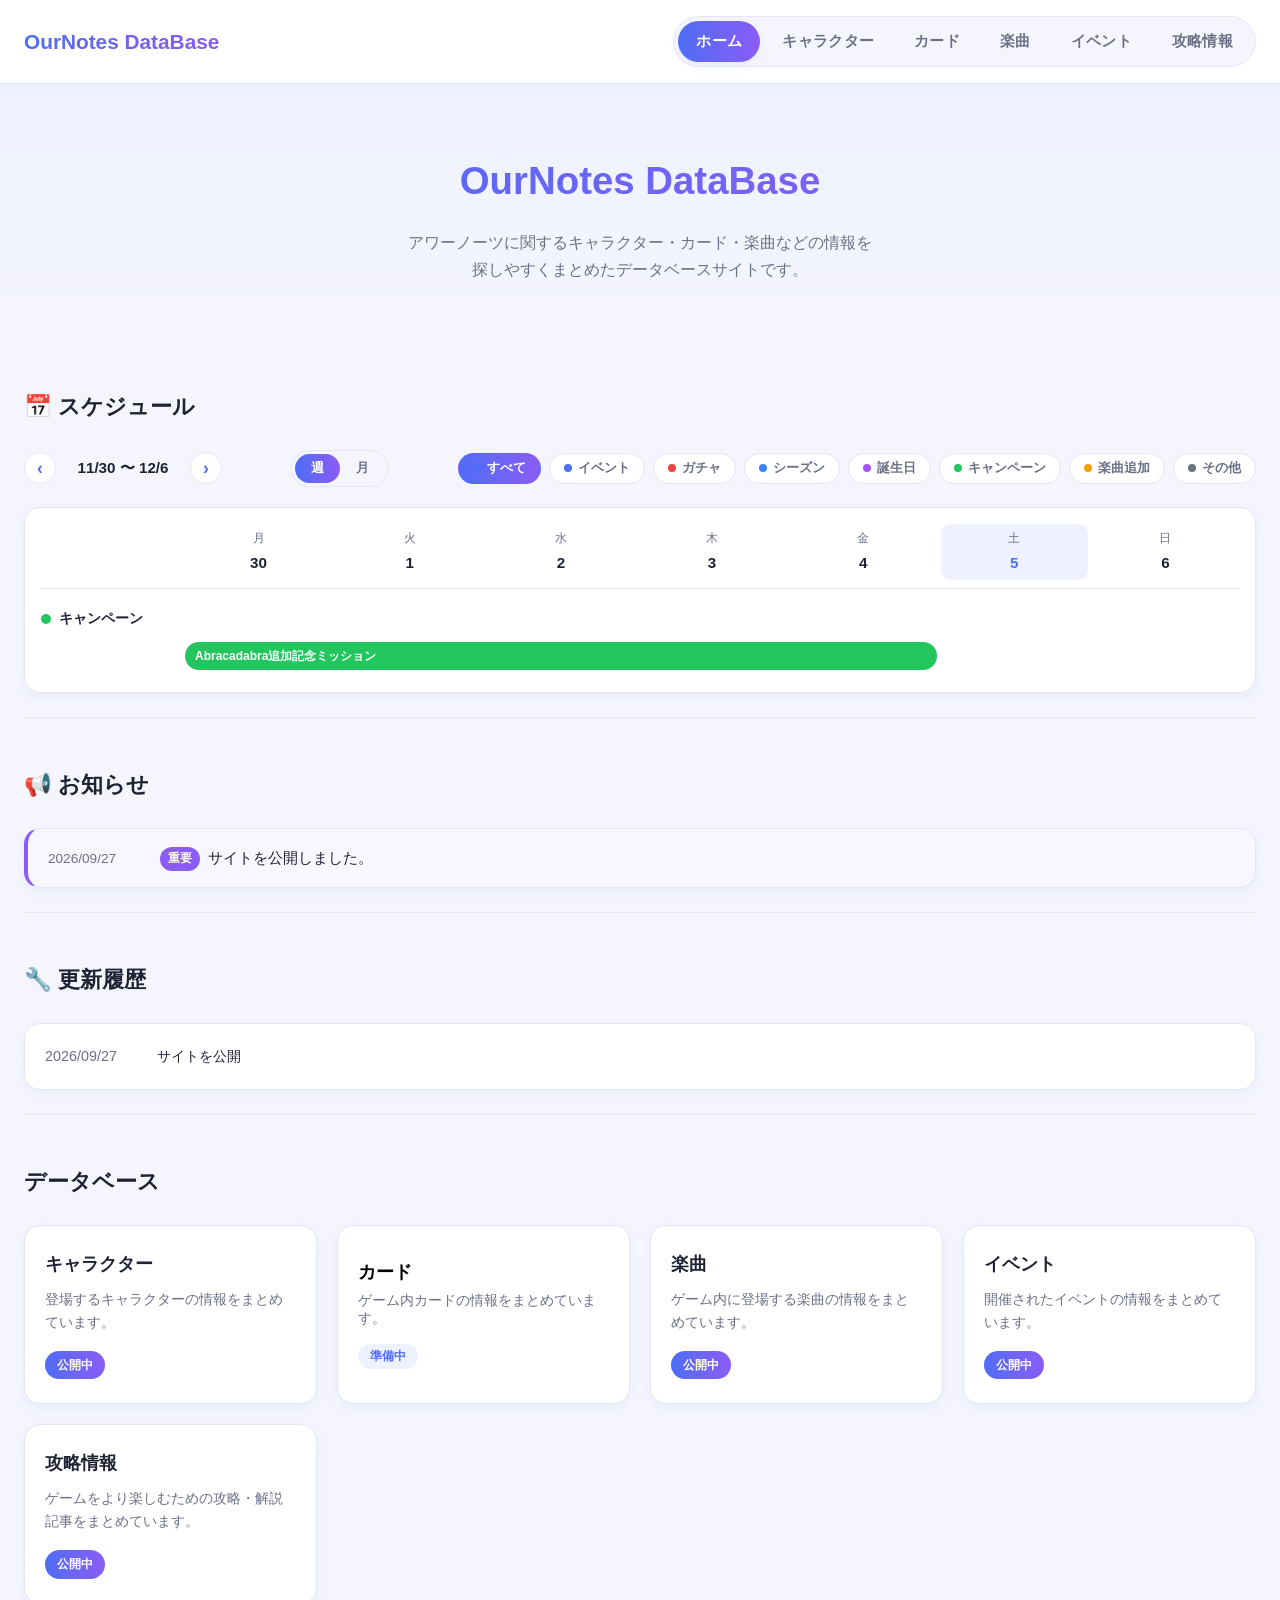
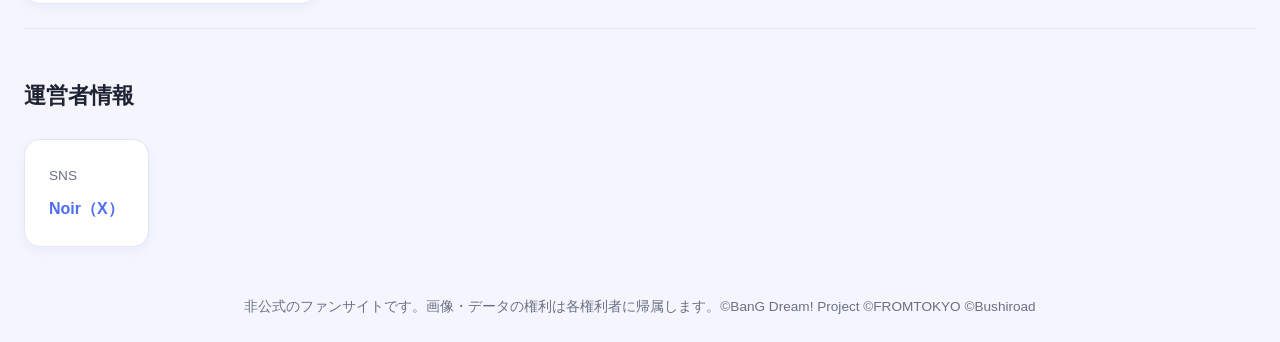
<file: index.html>
<!DOCTYPE html>
<html lang="ja">
<head>
<meta charset="UTF-8">
<meta name="viewport" content="width=device-width, initial-scale=1.0">
<title>アワーノーツデータベース</title>
<link rel="icon" type="image/svg+xml" href="images/favicon.svg">
<link rel="stylesheet" href="css/style.css">
<link rel="stylesheet" href="css/schedule.css">
</head>
<body>
  <div class="page-loader" id="pageLoader" aria-hidden="true">
    <div class="page-loader-equalizer"><span></span><span></span><span></span><span></span><span></span></div>
  </div>

  <!-- ヘッダー：サイトロゴとナビゲーションメニュー -->
  <header class="site-header">
    <div class="header-inner">
      <p class="site-logo">OurNotes DataBase</p>

      <!-- スマートフォン用のメニュー開閉ボタン -->
      <button id="menuToggleButton" class="menu-toggle-button" aria-label="メニューを開く" aria-expanded="false">
        <span class="menu-icon-bar"></span>
        <span class="menu-icon-bar"></span>
        <span class="menu-icon-bar"></span>
      </button>

      <nav id="mainNavigation" class="main-navigation">
        <ul class="nav-list">
          <li><a href="#top" class="nav-link">ホーム</a></li>
          <li><a href="bands.html" class="nav-link">キャラクター</a></li>
          <li><a href="#" class="nav-link" data-page-name="カード">カード</a></li>
          <li><a href="songs.html" class="nav-link">楽曲</a></li>
          <li><a href="events.html" class="nav-link">イベント</a></li>
          <li><a href="guide.html" class="nav-link">攻略情報</a></li>
        </ul>
      </nav>
    </div>
  </header>

  <main id="top">

    <!-- メインビジュアル：サイトタイトル -->
    <section class="hero-section fade-in-section">
      <div class="hero-content">
        <h1 class="hero-title">OurNotes DataBase</h1>
        <p class="hero-description">
          アワーノーツに関するキャラクター・カード・楽曲などの情報を<br>
          探しやすくまとめたデータベースサイトです。
        </p>
      </div>
    </section>

    <div class="page-container">

      <!-- スケジュールセクション：ガチャ・クエスト・イベントなどの開催期間を週単位で確認できる -->
      <section class="content-section fade-in-section">
        <h2 class="section-title">📅 スケジュール</h2>

        <div class="schedule-controls">
          <div class="schedule-week-nav">
            <button type="button" id="schedulePrevWeekButton" class="schedule-nav-button" aria-label="前へ">‹</button>
            <p id="scheduleWeekRangeText" class="schedule-week-range"></p>
            <button type="button" id="scheduleNextWeekButton" class="schedule-nav-button" aria-label="次へ">›</button>
          </div>

          <div class="schedule-view-toggle">
            <button type="button" id="scheduleWeekViewButton" class="schedule-view-button" data-view="week">週</button>
            <button type="button" id="scheduleMonthViewButton" class="schedule-view-button" data-view="month">月</button>
          </div>

          <div id="scheduleCategoryFilter" class="schedule-category-filter">
            <!-- JavaScriptがここにカテゴリーフィルターのチップを生成します -->
          </div>
        </div>

        <div class="schedule-grid-wrapper">
          <div id="scheduleGrid" class="schedule-grid">
            <!-- JavaScriptがここに週表示のガントチャートを生成します -->
          </div>
          <div id="scheduleMonthGrid" class="schedule-month-grid">
            <!-- JavaScriptがここに月表示のカレンダーを生成します -->
          </div>
        </div>
      </section>

      <!-- お知らせセクション：サイト運営者からユーザーへの情報 -->
      <section class="content-section fade-in-section">
        <h2 class="section-title">📢 お知らせ</h2>
        <ul id="newsList" class="news-list">
          <!-- JavaScriptがここにお知らせ項目を生成します -->
        </ul>
      </section>

      <!-- 更新履歴セクション：サイトやデータベースへの変更記録 -->
      <section class="content-section fade-in-section">
        <h2 class="section-title">🔧 更新履歴</h2>
        <ul id="updateLogList" class="update-log-list">
          <!-- JavaScriptがここに更新履歴項目を生成します -->
        </ul>
      </section>

      <!-- データベースセクション：各カテゴリーへの導線 -->
      <section class="content-section fade-in-section">
        <h2 class="section-title">データベース</h2>
        <div id="databaseCardList" class="database-card-list">
          <!-- JavaScriptがここにデータベースカードを生成します -->
        </div>
      </section>

      <!-- 運営者情報セクション -->
      <section class="content-section fade-in-section">
        <h2 class="section-title">運営者情報</h2>
        <div class="operator-info">
          <p class="operator-sns-label">SNS</p>
          <a
            href="https://x.com/@Bom_Bang_Bom"
            class="operator-sns-link"
            target="_blank"
            rel="noopener noreferrer"
          >
            Noir（X）
          </a>
        </div>
      </section>

    </div>
  </main>

  <!-- フッター -->
  <footer class="site-footer">
    <p>非公式のファンサイトです。画像・データの権利は各権利者に帰属します。&copy;BanG Dream! Project &copy;FROMTOKYO &copy;Bushiroad</p>
  </footer>

  <script src="js/data.js"></script>
  <script src="js/app.js"></script>
  <script src="js/schedule.js"></script>
</body>
</html>
</file>
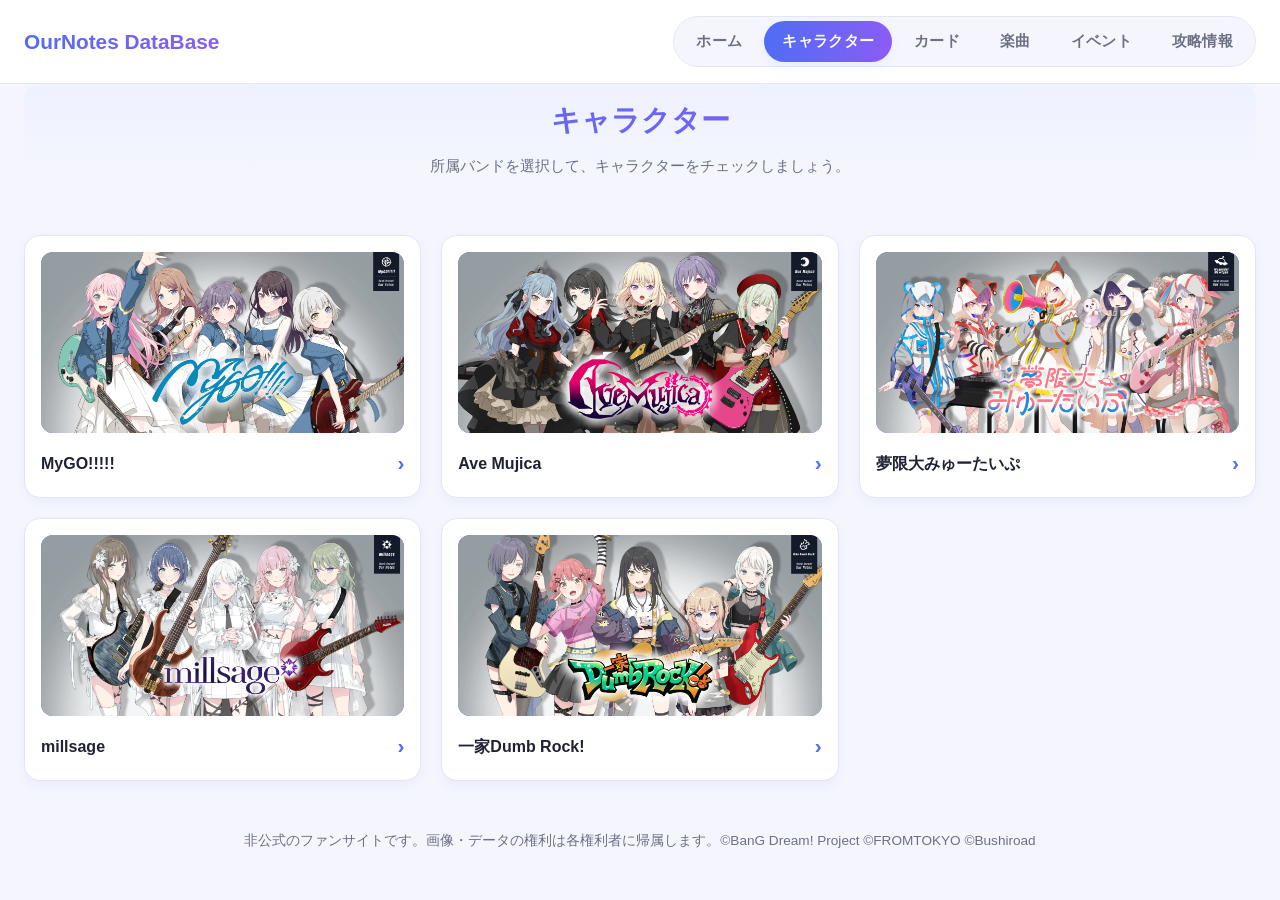
<file: bands.html>
<!DOCTYPE html>
<html lang="ja">
<head>
<meta charset="UTF-8">
<meta name="viewport" content="width=device-width, initial-scale=1.0">
<title>バンド | アワーノーツデータベース</title>
<link rel="icon" type="image/svg+xml" href="images/favicon.svg">
<link rel="stylesheet" href="css/style.css">
<link rel="stylesheet" href="css/characters.css">
</head>
<body class="character-pages compact-page-header">
  <div class="page-loader" id="pageLoader" aria-hidden="true">
    <div class="page-loader-equalizer"><span></span><span></span><span></span><span></span><span></span></div>
  </div>

  <!-- ヘッダー：サイトロゴとナビゲーションメニュー -->
  <header class="site-header">
    <div class="header-inner">
      <p class="site-logo">OurNotes DataBase</p>

      <!-- スマートフォン用のメニュー開閉ボタン -->
      <button id="menuToggleButton" class="menu-toggle-button" aria-label="メニューを開く" aria-expanded="false">
        <span class="menu-icon-bar"></span>
        <span class="menu-icon-bar"></span>
        <span class="menu-icon-bar"></span>
      </button>

      <nav id="mainNavigation" class="main-navigation">
        <ul class="nav-list">
          <li><a href="index.html" class="nav-link">ホーム</a></li>
          <li><a href="bands.html" class="nav-link">キャラクター</a></li>
          <li><a href="#" class="nav-link" data-page-name="カード">カード</a></li>
          <li><a href="songs.html" class="nav-link">楽曲</a></li>
          <li><a href="events.html" class="nav-link">イベント</a></li>
          <li><a href="guide.html" class="nav-link">攻略情報</a></li>
        </ul>
      </nav>
    </div>
  </header>

  <main>
    <div class="page-container">

      <!-- ページ見出し -->
      <section class="page-header fade-in-section">
        <h1 class="page-header-title">キャラクター</h1>
        <p class="page-header-caption">所属バンドを選択して、キャラクターをチェックしましょう。</p>
      </section>

      <!-- バンド一覧 -->
      <section class="content-section fade-in-section">
        <div id="bandList" class="band-grid">
          <!-- JavaScriptがここにバンドカードを生成します -->
        </div>
      </section>

    </div>
  </main>

  <!-- フッター -->
  <footer class="site-footer">
    <p>非公式のファンサイトです。画像・データの権利は各権利者に帰属します。&copy;BanG Dream! Project &copy;FROMTOKYO &copy;Bushiroad</p>
  </footer>

  <script src="js/data.js"></script>
  <script src="js/app.js"></script>
  <script src="js/bands.js"></script>
</body>
</html>
</file>
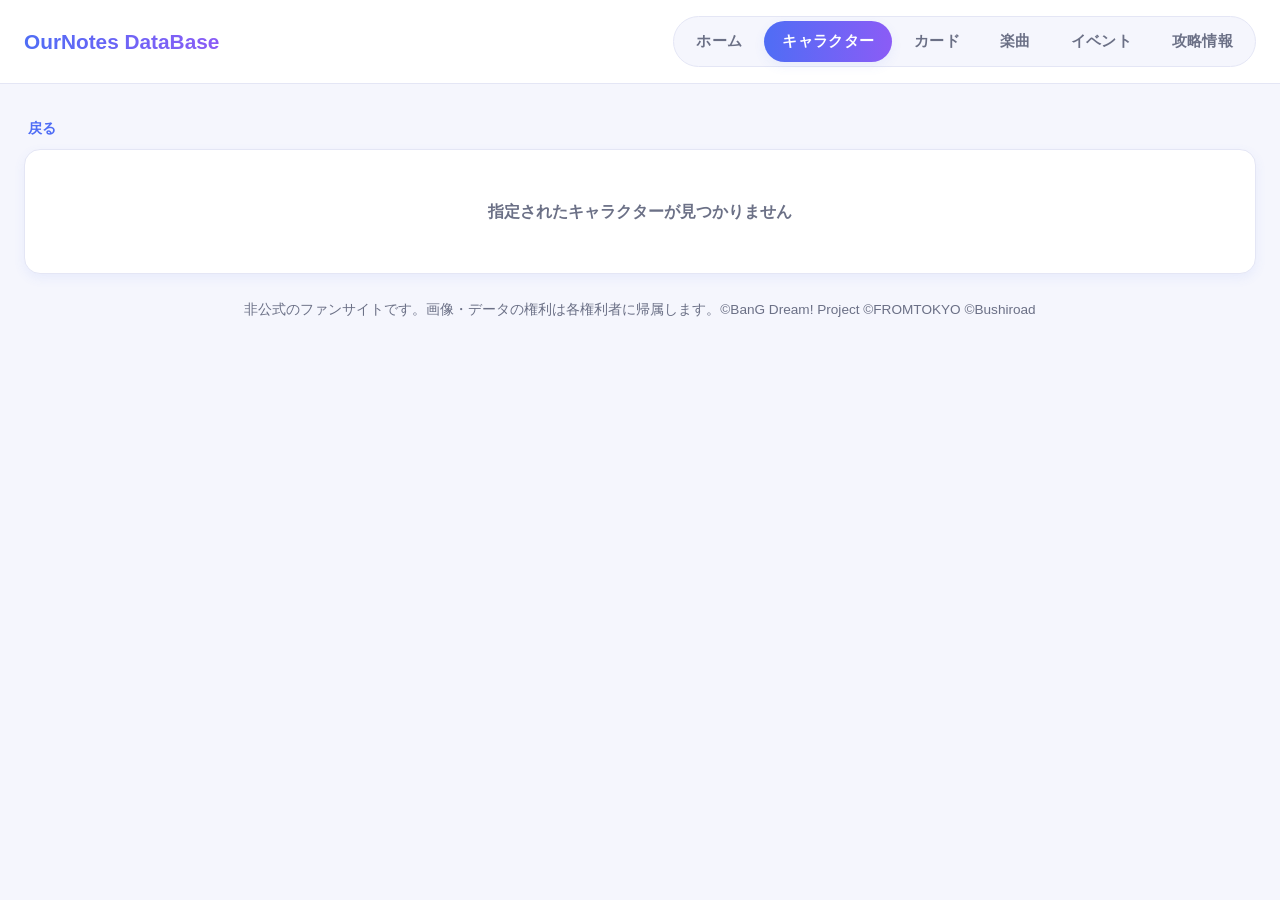
<file: character-detail.html>
<!DOCTYPE html>
<html lang="ja">
<head>
<meta charset="UTF-8">
<meta name="viewport" content="width=device-width, initial-scale=1.0">
<title>キャラクター詳細 | アワーノーツデータベース</title>
<link rel="icon" type="image/svg+xml" href="images/favicon.svg">
<link rel="stylesheet" href="css/style.css">
<link rel="stylesheet" href="css/characters.css">
</head>
<body class="character-pages">
  <div class="page-loader" id="pageLoader" aria-hidden="true">
    <div class="page-loader-equalizer"><span></span><span></span><span></span><span></span><span></span></div>
  </div>

  <!-- ヘッダー：サイトロゴとナビゲーションメニュー -->
  <header class="site-header">
    <div class="header-inner">
      <p class="site-logo">OurNotes DataBase</p>

      <!-- スマートフォン用のメニュー開閉ボタン -->
      <button id="menuToggleButton" class="menu-toggle-button" aria-label="メニューを開く" aria-expanded="false">
        <span class="menu-icon-bar"></span>
        <span class="menu-icon-bar"></span>
        <span class="menu-icon-bar"></span>
      </button>

      <nav id="mainNavigation" class="main-navigation">
        <ul class="nav-list">
          <li><a href="index.html" class="nav-link">ホーム</a></li>
          <li><a href="bands.html" class="nav-link">キャラクター</a></li>
          <li><a href="#" class="nav-link" data-page-name="カード">カード</a></li>
          <li><a href="songs.html" class="nav-link">楽曲</a></li>
          <li><a href="events.html" class="nav-link">イベント</a></li>
          <li><a href="guide.html" class="nav-link">攻略情報</a></li>
        </ul>
      </nav>
    </div>
  </header>

  <main>
    <div class="page-container">

      <!-- キャラクター一覧へ戻るリンク（所属バンドの一覧へ遷移するよう、JavaScriptがhrefを設定します） -->
      <a href="characters.html" id="backToCharactersLink" class="back-link">戻る</a>

      <!-- キャラクター詳細（見つからない場合は、ここがエラーメッセージに差し替わる） -->
      <div id="characterDetailArea">
        <!-- JavaScriptがここにキャラクター詳細を生成します -->
      </div>

    </div>
  </main>

  <!-- フッター -->
  <footer class="site-footer">
    <p>非公式のファンサイトです。画像・データの権利は各権利者に帰属します。&copy;BanG Dream! Project &copy;FROMTOKYO &copy;Bushiroad</p>
  </footer>

  <script src="js/data.js"></script>
  <script src="js/app.js"></script>
  <script src="js/character-detail.js"></script>
</body>
</html>
</file>
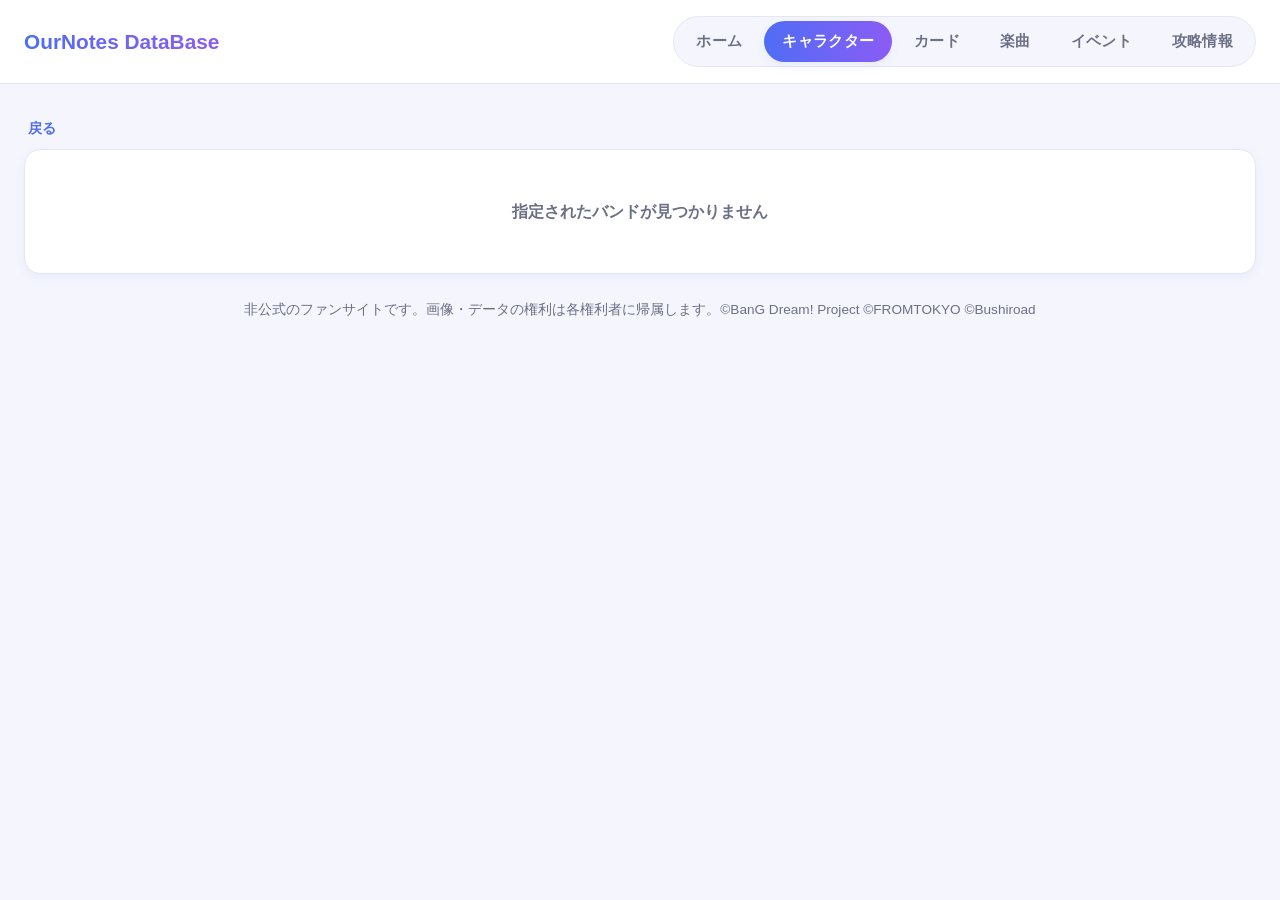
<file: characters.html>
<!DOCTYPE html>
<html lang="ja">
<head>
<meta charset="UTF-8">
<meta name="viewport" content="width=device-width, initial-scale=1.0">
<title>キャラクター一覧 | アワーノーツデータベース</title>
<link rel="icon" type="image/svg+xml" href="images/favicon.svg">
<link rel="stylesheet" href="css/style.css">
<link rel="stylesheet" href="css/characters.css">
</head>
<body class="character-pages compact-page-header">
  <div class="page-loader" id="pageLoader" aria-hidden="true">
    <div class="page-loader-equalizer"><span></span><span></span><span></span><span></span><span></span></div>
  </div>

  <!-- ヘッダー：サイトロゴとナビゲーションメニュー -->
  <header class="site-header">
    <div class="header-inner">
      <p class="site-logo">OurNotes DataBase</p>

      <!-- スマートフォン用のメニュー開閉ボタン -->
      <button id="menuToggleButton" class="menu-toggle-button" aria-label="メニューを開く" aria-expanded="false">
        <span class="menu-icon-bar"></span>
        <span class="menu-icon-bar"></span>
        <span class="menu-icon-bar"></span>
      </button>

      <nav id="mainNavigation" class="main-navigation">
        <ul class="nav-list">
          <li><a href="index.html" class="nav-link">ホーム</a></li>
          <li><a href="bands.html" class="nav-link">キャラクター</a></li>
          <li><a href="#" class="nav-link" data-page-name="カード">カード</a></li>
          <li><a href="songs.html" class="nav-link">楽曲</a></li>
          <li><a href="events.html" class="nav-link">イベント</a></li>
          <li><a href="guide.html" class="nav-link">攻略情報</a></li>
        </ul>
      </nav>
    </div>
  </header>

  <main>
    <div class="page-container">

      <!-- バンド一覧へ戻るリンク（常に表示） -->
      <a href="bands.html" class="back-link">戻る</a>

      <!-- バンドが見つからない場合は、この中身がエラーメッセージに差し替わる -->
      <div id="characterMainArea">

        <!-- ページ見出し（選択されたバンド名） -->
        <section class="page-header fade-in-section">
          <h1 id="selectedBandName" class="page-header-title"></h1>
          <p id="selectedBandCaption" class="page-header-caption"></p>
        </section>

        <!-- キャラクター一覧 -->
        <section class="content-section fade-in-section">
          <div id="characterList" class="character-grid">
            <!-- JavaScriptがここにキャラクターカードを生成します -->
          </div>
        </section>

      </div>
    </div>
  </main>

  <!-- フッター -->
  <footer class="site-footer">
    <p>非公式のファンサイトです。画像・データの権利は各権利者に帰属します。&copy;BanG Dream! Project &copy;FROMTOKYO &copy;Bushiroad</p>
  </footer>

  <script src="js/data.js"></script>
  <script src="js/app.js"></script>
  <script src="js/characters.js"></script>
</body>
</html>
</file>
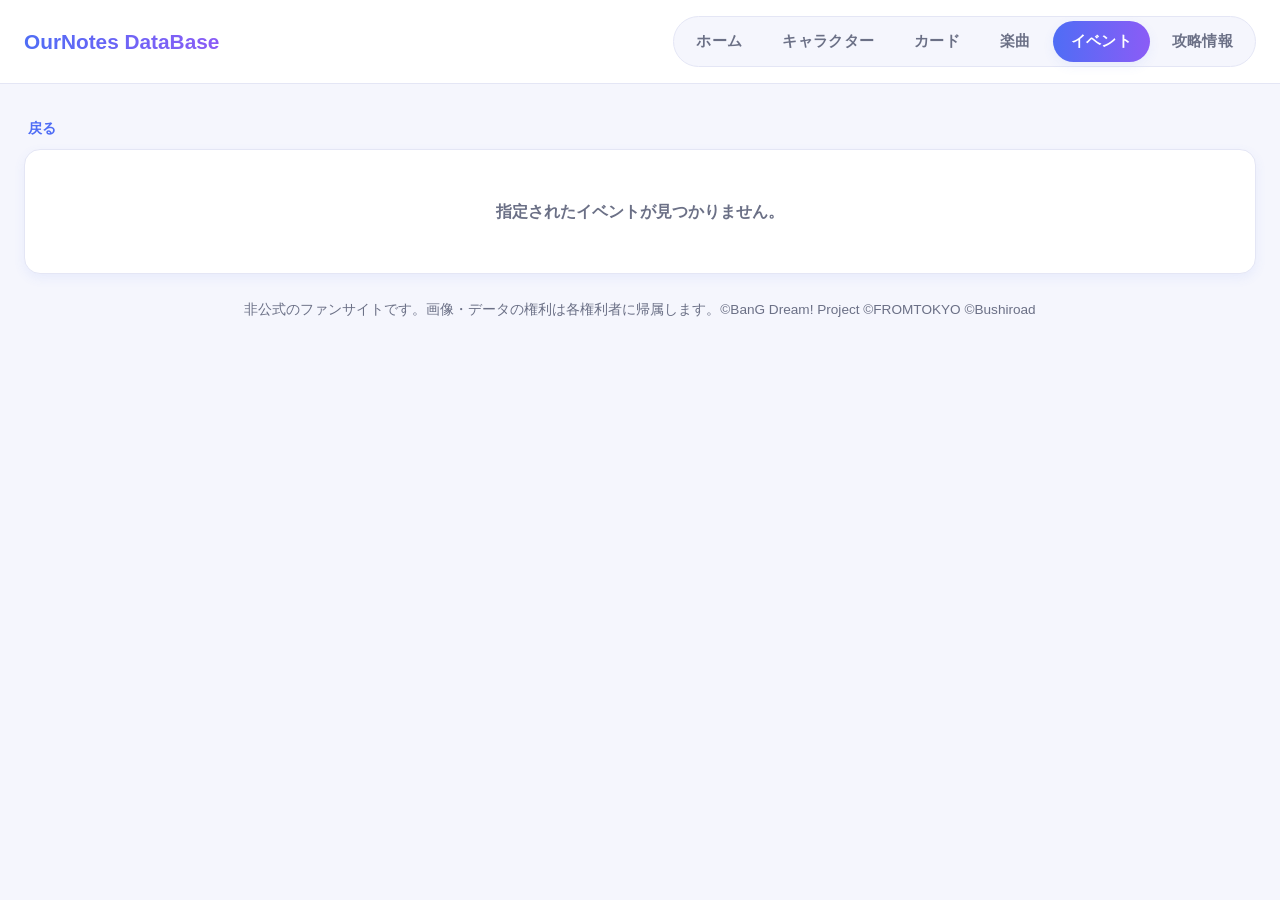
<file: event-detail.html>
<!DOCTYPE html>
<html lang="ja">
<head>
<meta charset="UTF-8">
<meta name="viewport" content="width=device-width, initial-scale=1.0">
<title>イベント詳細 | アワーノーツデータベース</title>
<link rel="icon" type="image/svg+xml" href="images/favicon.svg">
<link rel="stylesheet" href="css/style.css">
<link rel="stylesheet" href="css/characters.css">
<link rel="stylesheet" href="css/events.css">
</head>
<body class="character-pages">
  <div class="page-loader" id="pageLoader" aria-hidden="true">
    <div class="page-loader-equalizer"><span></span><span></span><span></span><span></span><span></span></div>
  </div>

  <!-- ヘッダー：サイトロゴとナビゲーションメニュー -->
  <header class="site-header">
    <div class="header-inner">
      <p class="site-logo">OurNotes DataBase</p>

      <!-- スマートフォン用のメニュー開閉ボタン -->
      <button id="menuToggleButton" class="menu-toggle-button" aria-label="メニューを開く" aria-expanded="false">
        <span class="menu-icon-bar"></span>
        <span class="menu-icon-bar"></span>
        <span class="menu-icon-bar"></span>
      </button>

      <nav id="mainNavigation" class="main-navigation">
        <ul class="nav-list">
          <li><a href="index.html" class="nav-link">ホーム</a></li>
          <li><a href="bands.html" class="nav-link">キャラクター</a></li>
          <li><a href="#" class="nav-link" data-page-name="カード">カード</a></li>
          <li><a href="songs.html" class="nav-link">楽曲</a></li>
          <li><a href="events.html" class="nav-link">イベント</a></li>
          <li><a href="guide.html" class="nav-link">攻略情報</a></li>
        </ul>
      </nav>
    </div>
  </header>

  <main>
    <div class="page-container">

      <!-- イベント一覧へ戻るリンク -->
      <a href="events.html" class="back-link">戻る</a>

      <!-- イベント詳細（見つからない場合は、ここがエラーメッセージに差し替わる） -->
      <div id="eventDetailArea">
        <!-- JavaScriptがここにイベント詳細を生成します -->
      </div>

    </div>
  </main>

  <!-- フッター -->
  <footer class="site-footer">
    <p>非公式のファンサイトです。画像・データの権利は各権利者に帰属します。&copy;BanG Dream! Project &copy;FROMTOKYO &copy;Bushiroad</p>
  </footer>

  <script src="js/data.js"></script>
  <script src="js/app.js"></script>
  <script src="js/event-detail.js"></script>
</body>
</html>
</file>
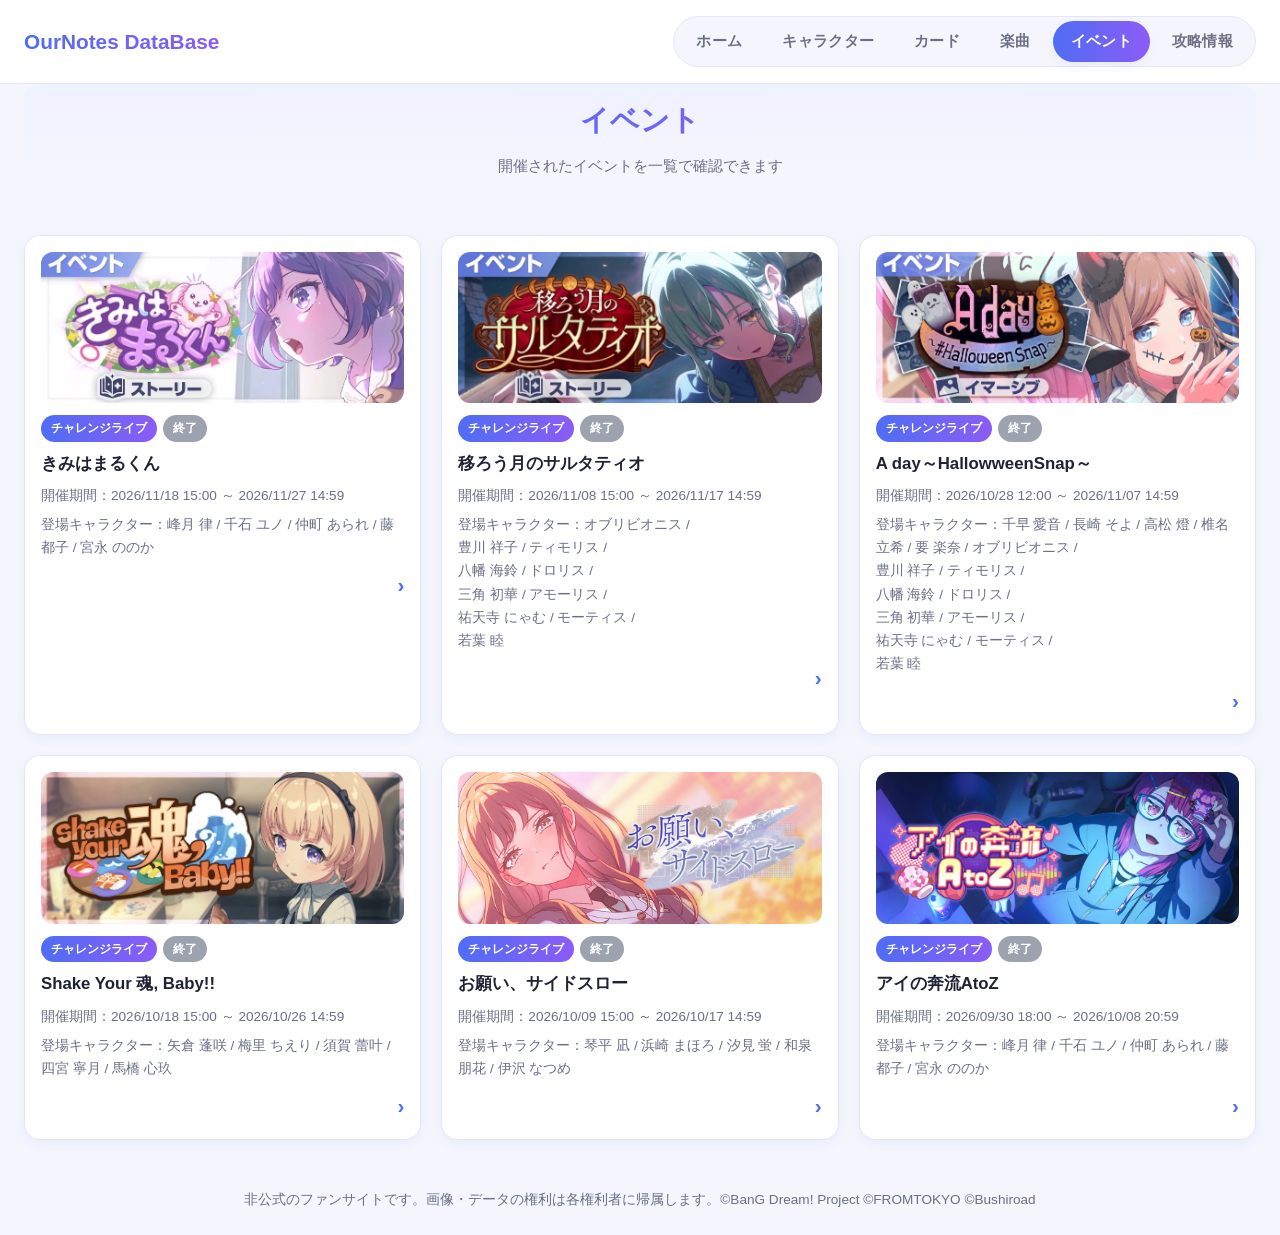
<file: events.html>
<!DOCTYPE html>
<html lang="ja">
<head>
<meta charset="UTF-8">
<meta name="viewport" content="width=device-width, initial-scale=1.0">
<title>イベント | アワーノーツデータベース</title>
<link rel="icon" type="image/svg+xml" href="images/favicon.svg">
<link rel="stylesheet" href="css/style.css">
<link rel="stylesheet" href="css/characters.css">
<link rel="stylesheet" href="css/events.css">
</head>
<body class="character-pages compact-page-header">
  <div class="page-loader" id="pageLoader" aria-hidden="true">
    <div class="page-loader-equalizer"><span></span><span></span><span></span><span></span><span></span></div>
  </div>

  <!-- ヘッダー：サイトロゴとナビゲーションメニュー -->
  <header class="site-header">
    <div class="header-inner">
      <p class="site-logo">OurNotes DataBase</p>

      <!-- スマートフォン用のメニュー開閉ボタン -->
      <button id="menuToggleButton" class="menu-toggle-button" aria-label="メニューを開く" aria-expanded="false">
        <span class="menu-icon-bar"></span>
        <span class="menu-icon-bar"></span>
        <span class="menu-icon-bar"></span>
      </button>

      <nav id="mainNavigation" class="main-navigation">
        <ul class="nav-list">
          <li><a href="index.html" class="nav-link">ホーム</a></li>
          <li><a href="bands.html" class="nav-link">キャラクター</a></li>
          <li><a href="#" class="nav-link" data-page-name="カード">カード</a></li>
          <li><a href="songs.html" class="nav-link">楽曲</a></li>
          <li><a href="events.html" class="nav-link">イベント</a></li>
          <li><a href="guide.html" class="nav-link">攻略情報</a></li>
        </ul>
      </nav>
    </div>
  </header>

  <main>
    <div class="page-container">

      <!-- ページ見出し -->
      <section class="page-header fade-in-section">
        <h1 class="page-header-title">イベント</h1>
        <p class="page-header-caption">開催されたイベントを一覧で確認できます</p>
      </section>

      <!-- イベント一覧 -->
      <section class="content-section fade-in-section">
        <div id="eventList" class="event-grid">
          <!-- JavaScriptがここにイベントカードを生成します -->
        </div>
      </section>

    </div>
  </main>

  <!-- フッター -->
  <footer class="site-footer">
    <p>非公式のファンサイトです。画像・データの権利は各権利者に帰属します。&copy;BanG Dream! Project &copy;FROMTOKYO &copy;Bushiroad</p>
  </footer>

  <script src="js/data.js"></script>
  <script src="js/app.js"></script>
  <script src="js/events.js"></script>
</body>
</html>
</file>
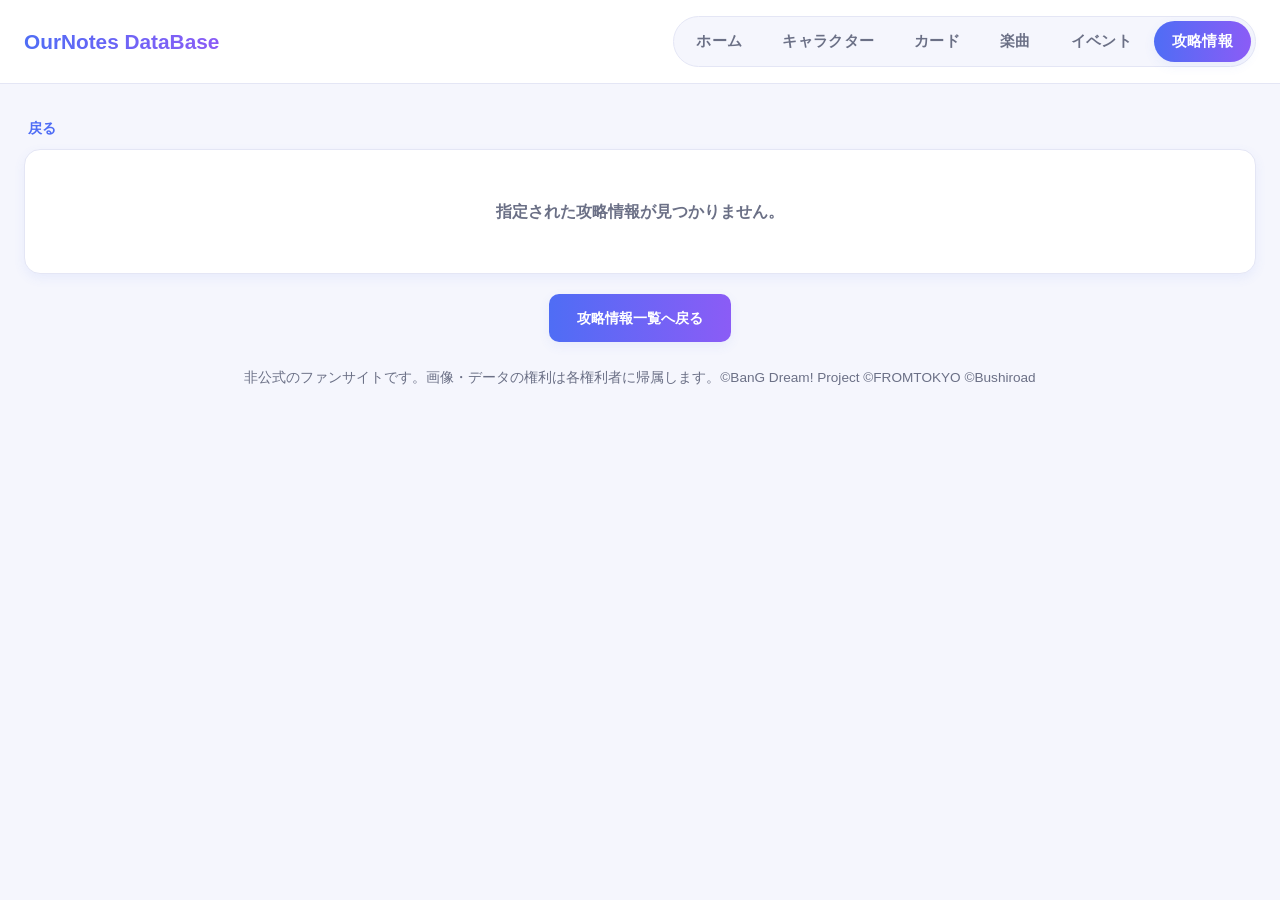
<file: guide-detail.html>
<!DOCTYPE html>
<html lang="ja">
<head>
<meta charset="UTF-8">
<meta name="viewport" content="width=device-width, initial-scale=1.0">
<title>攻略情報詳細 | アワーノーツデータベース</title>
<link rel="icon" type="image/svg+xml" href="images/favicon.svg">
<link rel="stylesheet" href="css/style.css">
<link rel="stylesheet" href="css/characters.css">
<link rel="stylesheet" href="css/guide.css">
</head>
<body class="character-pages">
  <div class="page-loader" id="pageLoader" aria-hidden="true">
    <div class="page-loader-equalizer"><span></span><span></span><span></span><span></span><span></span></div>
  </div>

  <!-- ヘッダー：サイトロゴとナビゲーションメニュー -->
  <header class="site-header">
    <div class="header-inner">
      <p class="site-logo">OurNotes DataBase</p>

      <!-- スマートフォン用のメニュー開閉ボタン -->
      <button id="menuToggleButton" class="menu-toggle-button" aria-label="メニューを開く" aria-expanded="false">
        <span class="menu-icon-bar"></span>
        <span class="menu-icon-bar"></span>
        <span class="menu-icon-bar"></span>
      </button>

      <nav id="mainNavigation" class="main-navigation">
        <ul class="nav-list">
          <li><a href="index.html" class="nav-link">ホーム</a></li>
          <li><a href="bands.html" class="nav-link">キャラクター</a></li>
          <li><a href="#" class="nav-link" data-page-name="カード">カード</a></li>
          <li><a href="songs.html" class="nav-link">楽曲</a></li>
          <li><a href="events.html" class="nav-link">イベント</a></li>
          <li><a href="guide.html" class="nav-link">攻略情報</a></li>
        </ul>
      </nav>
    </div>
  </header>

  <main>
    <div class="page-container">

      <!-- 攻略情報一覧へ戻るリンク -->
      <a href="guide.html" class="back-link">戻る</a>

      <!-- 攻略情報詳細（見つからない場合は、ここがエラーメッセージに差し替わる） -->
      <div id="guideDetailArea">
        <!-- JavaScriptがここに攻略情報詳細を生成します -->
      </div>

    </div>
  </main>

  <!-- フッター -->
  <footer class="site-footer">
    <p>非公式のファンサイトです。画像・データの権利は各権利者に帰属します。&copy;BanG Dream! Project &copy;FROMTOKYO &copy;Bushiroad</p>
  </footer>

  <script src="js/data.js"></script>
  <script src="js/app.js"></script>
  <script src="js/guide-detail.js"></script>
</body>
</html>
</file>
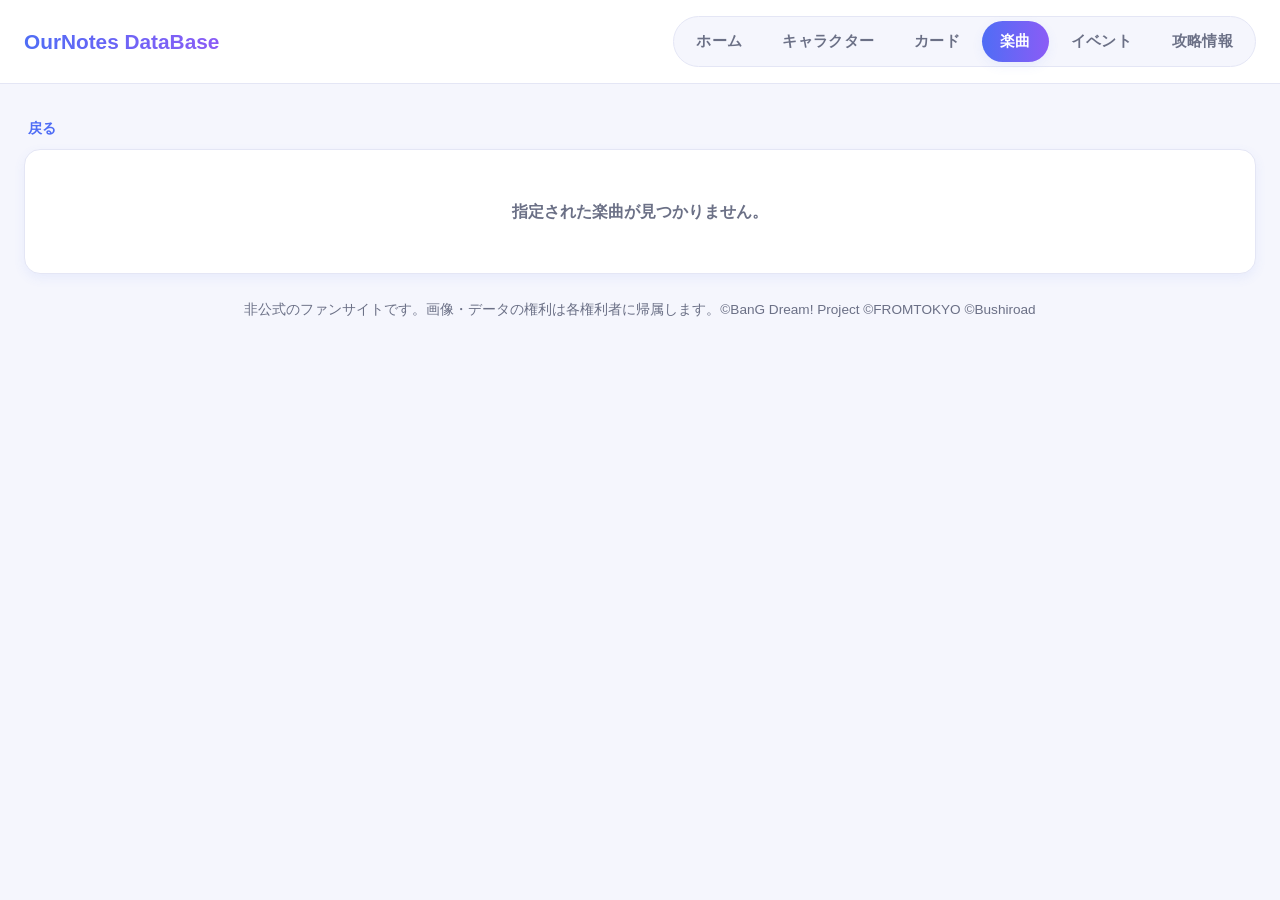
<file: song-detail.html>
<!DOCTYPE html>
<html lang="ja">
<head>
<meta charset="UTF-8">
<meta name="viewport" content="width=device-width, initial-scale=1.0">
<title>楽曲詳細 | アワーノーツデータベース</title>
<link rel="icon" type="image/svg+xml" href="images/favicon.svg">
<link rel="stylesheet" href="css/style.css">
<link rel="stylesheet" href="css/characters.css">
<link rel="stylesheet" href="css/songs.css">
</head>
<body class="character-pages">
  <div class="page-loader" id="pageLoader" aria-hidden="true">
    <div class="page-loader-equalizer"><span></span><span></span><span></span><span></span><span></span></div>
  </div>

  <!-- ヘッダー：サイトロゴとナビゲーションメニュー -->
  <header class="site-header">
    <div class="header-inner">
      <p class="site-logo">OurNotes DataBase</p>

      <!-- スマートフォン用のメニュー開閉ボタン -->
      <button id="menuToggleButton" class="menu-toggle-button" aria-label="メニューを開く" aria-expanded="false">
        <span class="menu-icon-bar"></span>
        <span class="menu-icon-bar"></span>
        <span class="menu-icon-bar"></span>
      </button>

      <nav id="mainNavigation" class="main-navigation">
        <ul class="nav-list">
          <li><a href="index.html" class="nav-link">ホーム</a></li>
          <li><a href="bands.html" class="nav-link">キャラクター</a></li>
          <li><a href="#" class="nav-link" data-page-name="カード">カード</a></li>
          <li><a href="songs.html" class="nav-link">楽曲</a></li>
          <li><a href="events.html" class="nav-link">イベント</a></li>
          <li><a href="guide.html" class="nav-link">攻略情報</a></li>
        </ul>
      </nav>
    </div>
  </header>

  <main>
    <div class="page-container">

      <!-- 楽曲一覧へ戻るリンク -->
      <a href="songs.html" class="back-link">戻る</a>

      <!-- 楽曲詳細（見つからない場合は、ここがエラーメッセージに差し替わる） -->
      <div id="songDetailArea">
        <!-- JavaScriptがここに楽曲詳細を生成します -->
      </div>

    </div>
  </main>

  <!-- フッター -->
  <footer class="site-footer">
    <p>非公式のファンサイトです。画像・データの権利は各権利者に帰属します。&copy;BanG Dream! Project &copy;FROMTOKYO &copy;Bushiroad</p>
  </footer>

  <script src="js/data.js"></script>
  <script src="js/app.js"></script>
  <script src="js/song-detail.js"></script>
</body>
</html>
</file>
<file: css/style.css>
/* =========================================================
   OurNotes DataBase - スタイルシート
   構成：
   1. 共通変数（カラー・余白など）
   2. 全体のリセット・基本設定
   3. ヘッダー・ナビゲーション
   4. メインビジュアル・検索ボックス
   5. コンテンツ共通（セクション・見出し）
   6. お知らせ・更新履歴
   7. データベースカード
   8. 運営者情報
   9. フッター
   10. アニメーション
   11. レスポンシブ対応
   ========================================================= */

/* ---------- 1. 共通変数 ---------- */
:root {
  /* メインカラー（青〜紫のグラデーション系） */
  --color-primary: #4f6df5;
  --color-primary-dark: #3b4fd6;
  --color-accent: #8b5cf6;
  --color-accent-light: #a78bfa;

  /* 背景・カード */
  --color-background: #f5f6fd;
  --color-card-background: #ffffff;

  /* 文字色 */
  --color-text-main: #1f2233;
  --color-text-sub: #6b7086;
  --color-text-on-primary: #ffffff;

  /* ボーダー・影 */
  --color-border: #e4e6f5;
  --shadow-card: 0 4px 12px rgba(79, 109, 245, 0.08);
  --shadow-card-hover: 0 10px 24px rgba(79, 109, 245, 0.16);

  /* サイズ・間隔 */
  --content-max-width: 1600px;
  --radius-card: 16px;
  --radius-button: 10px;
}

/* ---------- 2. 全体のリセット・基本設定 ---------- */
* {
  margin: 0;
  padding: 0;
  box-sizing: border-box;
}

html {
  scroll-behavior: smooth;
}

body {
  font-family: "Hiragino Kaku Gothic ProN", "Yu Gothic", "Meiryo", sans-serif;
  background-color: var(--color-background);
  color: var(--color-text-main);
  line-height: 1.7;
  overflow-x: hidden; /* 横スクロールを防止 */
}

a {
  text-decoration: none;
  color: inherit;
}

ul {
  list-style: none;
}

button {
  font-family: inherit;
  cursor: pointer;
  border: none;
}

/* サイト内すべての画像で、長押し保存・ドラッグ保存を防ぐ（右クリック無効化はJS側で行う） */
img {
  -webkit-touch-callout: none; /* iOS Safariの長押しメニュー（画像を保存 等）を防ぐ */
  -webkit-user-drag: none; /* Safari等でのドラッグによる保存を防ぐ */
  user-select: none; /* 画像自体が選択状態になるのを防ぐ */
}

.page-container {
  max-width: var(--content-max-width);
  margin: 0 auto;
  padding: 0 24px;
}

/* ---------- 3. ヘッダー・ナビゲーション ---------- */
.site-header {
  position: sticky;
  top: 0;
  z-index: 100;
  background-color: rgba(255, 255, 255, 0.92);
  backdrop-filter: blur(6px);
  border-bottom: 1px solid var(--color-border);
}

.header-inner {
  max-width: var(--content-max-width);
  margin: 0 auto;
  padding: 16px 24px;
  display: flex;
  align-items: center;
  justify-content: space-between;
}

.site-logo {
  font-size: 1.3rem;
  font-weight: 700;
  background: linear-gradient(90deg, var(--color-primary), var(--color-accent));
  -webkit-background-clip: text;
  background-clip: text;
  color: transparent;
}

/* タブ全体を、薄い背景の「ピル」で軽く囲んで一体感を出す */
.nav-list {
  display: flex;
  gap: 4px;
  padding: 4px;
  background-color: var(--color-background);
  border: 1px solid var(--color-border);
  border-radius: 999px;
}

.nav-link {
  display: inline-block;
  padding: 8px 18px;
  border-radius: 999px;
  font-size: 0.92rem;
  font-weight: 700;
  letter-spacing: 0.02em;
  color: var(--color-text-sub);
  transition: background-color 0.2s ease, color 0.2s ease, transform 0.15s ease, box-shadow 0.2s ease;
}

.nav-link:hover {
  background-color: var(--color-card-background);
  color: var(--color-primary);
  transform: translateY(-1px);
}

/* 現在表示しているページのタブ（JavaScriptが自動でis-activeを付与する） */
.nav-link.is-active {
  color: var(--color-text-on-primary);
  background: linear-gradient(90deg, var(--color-primary), var(--color-accent));
  box-shadow: var(--shadow-card);
}

.nav-link.is-active:hover {
  color: var(--color-text-on-primary);
  transform: none;
}

/* スマートフォン用のメニュー開閉ボタン（PCでは非表示） */
.menu-toggle-button {
  display: none;
  flex-direction: column;
  justify-content: center;
  gap: 5px;
  width: 40px;
  height: 40px;
  background: transparent;
}

.menu-icon-bar {
  display: block;
  width: 22px;
  height: 2px;
  background-color: var(--color-text-main);
  border-radius: 2px;
  transition: transform 0.2s ease;
}

/* ---------- 4. メインビジュアル・検索ボックス ---------- */
.hero-section {
  padding: 64px 24px 24px;
  text-align: center;
  background: linear-gradient(180deg, #eef1ff 0%, var(--color-background) 100%);
}

.hero-content {
  max-width: 720px;
  margin: 0 auto;
}

.hero-title {
  font-size: 2.4rem;
  font-weight: 800;
  background: linear-gradient(90deg, var(--color-primary), var(--color-accent));
  -webkit-background-clip: text;
  background-clip: text;
  color: transparent;
  margin-bottom: 16px;
}

.hero-description {
  font-size: 1rem;
  color: var(--color-text-sub);
  margin-bottom: 32px;
}

/* ---------- 5. コンテンツ共通（セクション・見出し） ---------- */
.content-section {
  padding: 48px 0 24px;
  border-bottom: 1px solid var(--color-border);
}

.content-section:last-of-type {
  border-bottom: none;
}

.section-title {
  font-size: 1.4rem;
  font-weight: 700;
  margin-bottom: 24px;
  color: var(--color-text-main);
}

/* ---------- 6. お知らせ・更新履歴 ---------- */
/* お知らせ：ユーザーに直接伝えるための、目立つカード形式 */
.news-list {
  display: flex;
  flex-direction: column;
  gap: 12px;
}

.news-item {
  display: flex;
  gap: 16px;
  align-items: baseline;
  background-color: var(--color-card-background);
  border: 1px solid var(--color-border);
  border-left: 4px solid var(--color-primary);
  border-radius: var(--radius-card);
  padding: 16px 20px;
  box-shadow: var(--shadow-card);
}

.news-item.is-important {
  border-left-color: var(--color-accent);
  background-color: #f8f6ff;
}

.news-date {
  flex-shrink: 0;
  font-size: 0.85rem;
  color: var(--color-text-sub);
  min-width: 96px;
}

.news-title {
  flex: 1;
  font-size: 0.95rem;
}

.important-label {
  display: inline-block;
  margin-right: 8px;
  padding: 2px 8px;
  font-size: 0.72rem;
  font-weight: 700;
  color: var(--color-text-on-primary);
  background-color: var(--color-accent);
  border-radius: 999px;
  vertical-align: middle;
}

/* 更新履歴：お知らせより控えめな、シンプルなリスト形式 */
.update-log-list {
  display: flex;
  flex-direction: column;
  gap: 4px;
  background-color: var(--color-card-background);
  border: 1px solid var(--color-border);
  border-radius: var(--radius-card);
  padding: 8px 20px;
  box-shadow: var(--shadow-card);
}

.update-log-item {
  display: flex;
  gap: 16px;
  padding: 12px 0;
  border-bottom: 1px dashed var(--color-border);
  font-size: 0.9rem;
  color: var(--color-text-sub);
}

.update-log-item:last-child {
  border-bottom: none;
}

.update-log-date {
  flex-shrink: 0;
  min-width: 96px;
  color: var(--color-text-sub);
}

.update-log-content {
  color: var(--color-text-main);
}

/* ---------- 7. データベースカード ---------- */
.database-card-list {
  display: grid;
  grid-template-columns: repeat(4, 1fr);
  gap: 20px;
}

.database-card {
  display: block;
  width: 100%;
  text-align: left;
  background-color: var(--color-card-background);
  border: 1px solid var(--color-border);
  border-radius: var(--radius-card);
  padding: 24px 20px;
  box-shadow: var(--shadow-card);
  transition: transform 0.2s ease, box-shadow 0.2s ease;
}

.database-card:hover {
  transform: translateY(-4px);
  box-shadow: var(--shadow-card-hover);
}

.database-card-title {
  font-size: 1.1rem;
  font-weight: 700;
  margin-bottom: 8px;
}

.database-card-description {
  font-size: 0.85rem;
  color: var(--color-text-sub);
  margin-bottom: 16px;
}

.database-card-status {
  display: inline-block;
  padding: 4px 12px;
  font-size: 0.75rem;
  font-weight: 700;
  color: var(--color-primary);
  background-color: #eef1ff;
  border-radius: 999px;
}

/* 実装済みで、実際のページへ移動できるカテゴリー用のステータス */
.database-card-status.is-available {
  color: var(--color-text-on-primary);
  background: linear-gradient(90deg, var(--color-primary), var(--color-accent));
}

/* ---------- 8. 運営者情報 ---------- */
.operator-info {
  background-color: var(--color-card-background);
  border: 1px solid var(--color-border);
  border-radius: var(--radius-card);
  padding: 24px;
  box-shadow: var(--shadow-card);
  display: inline-block;
}

.operator-sns-label {
  font-size: 0.85rem;
  color: var(--color-text-sub);
  margin-bottom: 8px;
}

.operator-sns-link {
  display: inline-block;
  font-weight: 700;
  color: var(--color-primary);
  transition: color 0.2s ease;
}

.operator-sns-link:hover {
  color: var(--color-accent);
  text-decoration: underline;
}

/* ---------- 9. フッター ---------- */
.site-footer {
  text-align: center;
  padding: 24px;
  font-size: 0.85rem;
  color: var(--color-text-sub);
}

/* ---------- 10. アニメーション ---------- */
/* 各セクション：下から少し上がりながらフェードイン */
.fade-in-section {
  opacity: 0;
  transform: translateY(24px);
  transition: opacity 0.6s ease, transform 0.6s ease;
}

.fade-in-section.is-visible {
  opacity: 1;
  transform: translateY(0);
}

/* ページ読み込み時のローダー（イコライザー風）
   読み込みがすぐ終わる場合は見えないよう、少し遅らせてから表示する。
   JavaScriptが動かなかった場合も、一定時間で自動的に消える。 */
.page-loader {
  position: fixed;
  inset: 0;
  z-index: 1000;
  display: flex;
  align-items: center;
  justify-content: center;
  background-color: var(--color-background);
  opacity: 0;
  pointer-events: none;
  animation:
    page-loader-appear 0.25s ease 0.25s forwards,
    page-loader-hide 0.3s ease 5s forwards;
}

.page-loader.is-hidden {
  animation: page-loader-hide 0.3s ease forwards;
}

.page-loader-equalizer {
  display: flex;
  align-items: flex-end;
  gap: 6px;
  height: 48px;
}

.page-loader-equalizer span {
  width: 8px;
  height: 100%;
  border-radius: 4px;
  background: linear-gradient(180deg, var(--color-accent), var(--color-primary));
  transform-origin: bottom;
  animation: page-loader-bar 0.9s ease-in-out infinite alternate;
}

.page-loader-equalizer span:nth-child(2) { animation-delay: -0.6s; }
.page-loader-equalizer span:nth-child(3) { animation-delay: -0.2s; }
.page-loader-equalizer span:nth-child(4) { animation-delay: -0.8s; }
.page-loader-equalizer span:nth-child(5) { animation-delay: -0.4s; }

@keyframes page-loader-appear {
  from { opacity: 0; }
  to { opacity: 1; }
}

@keyframes page-loader-hide {
  from { opacity: 1; }
  to { opacity: 0; visibility: hidden; }
}

@keyframes page-loader-bar {
  from { transform: scaleY(0.25); }
  to { transform: scaleY(1); }
}

@media (prefers-reduced-motion: reduce) {
  .page-loader-equalizer span {
    animation-duration: 2.4s;
  }
}

/* ---------- 11. レスポンシブ対応 ---------- */

/* タブレット：データベースカードを2列に */
@media (max-width: 900px) {
  .database-card-list {
    grid-template-columns: repeat(2, 1fr);
  }
}

/* スマートフォン：ナビゲーションを縦並びのメニューに切り替え */
@media (max-width: 640px) {
  .menu-toggle-button {
    display: flex;
  }

  .main-navigation {
    position: absolute;
    top: 100%;
    left: 0;
    right: 0;
    background-color: var(--color-card-background);
    border-bottom: 1px solid var(--color-border);
    box-shadow: var(--shadow-card);
    max-height: 0;
    overflow: hidden;
    transition: max-height 0.25s ease;
  }

  /* 開いたときは画面の高さ（ヘッダー分を除く）まで広げ、
     収まらない場合はメニュー内を縦スクロールできるようにする */
  .main-navigation.is-open {
    max-height: calc(100vh - 64px);
    max-height: calc(100dvh - 64px);
    overflow-y: auto;
    overscroll-behavior: contain;
  }

  .nav-list {
    flex-direction: column;
    padding: 8px 24px 16px;
    gap: 4px;
    /* PCでのピル型の囲みは縦並びには合わないため解除する */
    background-color: transparent;
    border: none;
    border-radius: 0;
  }

  .nav-link {
    display: block;
    padding: 12px 16px;
    border-radius: var(--radius-button);
  }

  .hero-section {
    padding: 48px 16px 24px;
  }

  .hero-title {
    font-size: 1.8rem;
  }

  .hero-description {
    font-size: 0.9rem;
  }

  .page-container {
    padding: 0 16px;
  }

  .database-card-list {
    grid-template-columns: 1fr;
  }

  .news-item {
    flex-direction: column;
    gap: 4px;
  }

  .update-log-item {
    flex-direction: column;
    gap: 2px;
    padding: 10px 0;
  }
}
</file>
<file: css/schedule.css>
/* =========================================================
   OurNotes DataBase - schedule.css
   トップページの「スケジュール」セクション専用のスタイル。

   構成：
   1. 週送り・カテゴリーフィルター
   2. 表示切り替え（週／月）
   3. ガントチャート本体（グリッド・行・見出し）
   4. スケジュールバー
   5. 月表示カレンダー
   6. タップ時の詳細表示（ポップオーバー）
   7. レスポンシブ対応
   ========================================================= */

/* ---------- 1. 週送り・カテゴリーフィルター ---------- */
.schedule-controls {
  display: flex;
  flex-wrap: wrap;
  align-items: center;
  justify-content: space-between;
  gap: 16px;
  margin-bottom: 20px;
}

.schedule-week-nav {
  display: flex;
  align-items: center;
  gap: 12px;
}

.schedule-nav-button {
  display: flex;
  align-items: center;
  justify-content: center;
  width: 32px;
  height: 32px;
  font-size: 1.1rem;
  font-weight: 700;
  color: var(--color-primary);
  background-color: var(--color-card-background);
  border: 1px solid var(--color-border);
  border-radius: 50%;
  cursor: pointer;
  transition: background-color 0.2s ease, color 0.2s ease;
}

.schedule-nav-button:hover {
  background-color: var(--color-primary);
  color: var(--color-text-on-primary);
}

/* これ以上前の期間へ移動できない場合のボタン（サイトの対象期間の開始より前） */
.schedule-nav-button:disabled {
  color: var(--color-text-sub);
  background-color: var(--color-card-background);
  cursor: not-allowed;
}

.schedule-nav-button:disabled:hover {
  color: var(--color-text-sub);
  background-color: var(--color-card-background);
}

.schedule-week-range {
  min-width: 110px;
  text-align: center;
  font-size: 0.95rem;
  font-weight: 700;
  color: var(--color-text-main);
}

.schedule-category-filter {
  display: flex;
  flex-wrap: wrap;
  gap: 8px;
}

.schedule-category-chip {
  display: inline-flex;
  align-items: center;
  gap: 6px;
  padding: 6px 14px;
  font-size: 0.8rem;
  font-weight: 700;
  color: var(--color-text-sub);
  background-color: var(--color-card-background);
  border: 1px solid var(--color-border);
  border-radius: 999px;
  cursor: pointer;
  transition: border-color 0.2s ease, color 0.2s ease;
}

.schedule-category-chip:hover {
  color: var(--color-primary);
}

.schedule-category-chip.is-active {
  color: var(--color-text-on-primary);
  background: linear-gradient(90deg, var(--color-primary), var(--color-accent));
  border-color: transparent;
}

.schedule-category-dot {
  display: inline-block;
  width: 8px;
  height: 8px;
  border-radius: 50%;
  flex-shrink: 0;
}

/* ---------- 2. 表示切り替え（週／月） ---------- */
.schedule-view-toggle {
  display: inline-flex;
  padding: 3px;
  background-color: var(--color-background);
  border: 1px solid var(--color-border);
  border-radius: 999px;
}

.schedule-view-button {
  padding: 6px 16px;
  font-size: 0.8rem;
  font-weight: 700;
  color: var(--color-text-sub);
  background-color: transparent;
  border-radius: 999px;
  cursor: pointer;
  transition: background-color 0.2s ease, color 0.2s ease;
}

.schedule-view-button:hover {
  color: var(--color-primary);
}

.schedule-view-button.is-active {
  color: var(--color-text-on-primary);
  background: linear-gradient(90deg, var(--color-primary), var(--color-accent));
}

/* ---------- 3. ガントチャート本体（グリッド・行・見出し） ---------- */
.schedule-grid-wrapper {
  overflow-x: auto;
  background-color: var(--color-card-background);
  border: 1px solid var(--color-border);
  border-radius: var(--radius-card);
  box-shadow: var(--shadow-card);
  padding: 16px;
}

.schedule-grid {
  min-width: 640px;
}

.schedule-row {
  display: grid;
  grid-template-columns: 140px repeat(7, minmax(70px, 1fr));
  align-items: center;
  gap: 4px;
  min-height: 40px;
}

.schedule-header-row {
  padding-bottom: 8px;
  margin-bottom: 8px;
  border-bottom: 1px solid var(--color-border);
}

.schedule-row-label {
  min-width: 0;
}

.schedule-day-cell {
  display: flex;
  flex-direction: column;
  align-items: center;
  gap: 2px;
  padding: 4px 0;
  border-radius: 10px;
}

.schedule-day-label {
  font-size: 0.75rem;
  color: var(--color-text-sub);
}

.schedule-day-date {
  font-size: 0.95rem;
  font-weight: 700;
  color: var(--color-text-main);
}

.schedule-day-cell.is-today {
  background-color: #eef1ff;
}

.schedule-day-cell.is-today .schedule-day-date {
  color: var(--color-primary);
}

.schedule-category-heading {
  display: flex;
  align-items: center;
  gap: 8px;
  padding: 10px 0 6px;
  font-size: 0.85rem;
  font-weight: 700;
  color: var(--color-text-main);
}

.schedule-category-heading .schedule-category-dot {
  width: 10px;
  height: 10px;
}

.schedule-empty-message {
  padding: 24px 0;
  text-align: center;
  font-size: 0.9rem;
  color: var(--color-text-sub);
}

/* ---------- 4. スケジュールバー ---------- */
.schedule-bar {
  display: flex;
  align-items: center;
  height: 28px;
  padding: 0 10px;
  border-radius: 999px;
  color: var(--color-text-on-primary);
  font-size: 0.75rem;
  font-weight: 700;
  overflow: hidden;
  transition: transform 0.15s ease, box-shadow 0.15s ease;
}

.schedule-bar-title {
  white-space: nowrap;
  overflow: hidden;
  text-overflow: ellipsis;
}

/* イベント由来の項目のみ実際にリンクになっているため、その場合だけホバー演出を付ける */
a.schedule-bar {
  cursor: pointer;
}

a.schedule-bar:hover {
  transform: translateY(-2px);
  box-shadow: var(--shadow-card-hover);
}

/* ---------- 5. 月表示カレンダー ---------- */
.schedule-month-grid {
  min-width: 560px;
}

.schedule-month-weekday-row,
.schedule-month-week-row {
  display: grid;
  grid-template-columns: repeat(7, minmax(72px, 1fr));
  gap: 4px;
}

.schedule-month-weekday-row {
  padding-bottom: 8px;
  margin-bottom: 8px;
  border-bottom: 1px solid var(--color-border);
}

.schedule-month-weekday-cell {
  text-align: center;
  font-size: 0.8rem;
  font-weight: 700;
  color: var(--color-text-sub);
}

.schedule-month-week-row {
  margin-bottom: 4px;
}

.schedule-month-day-cell {
  min-height: 92px;
  padding: 6px;
  background-color: var(--color-background);
  border-radius: 10px;
}

.schedule-month-day-cell.is-other-month {
  opacity: 0.4;
}

.schedule-month-day-cell.is-today {
  background-color: #eef1ff;
  box-shadow: inset 0 0 0 2px var(--color-primary);
}

.schedule-month-day-number {
  display: block;
  margin-bottom: 4px;
  font-size: 0.85rem;
  font-weight: 700;
  color: var(--color-text-main);
}

.schedule-month-day-items {
  display: flex;
  flex-direction: column;
  gap: 3px;
}

.schedule-month-item {
  display: block;
  padding: 2px 6px;
  border-radius: 6px;
  color: var(--color-text-on-primary);
  font-size: 0.68rem;
  font-weight: 700;
  transition: transform 0.15s ease;
}

a.schedule-month-item:hover {
  transform: translateX(2px);
}

.schedule-month-item-title {
  display: block;
  white-space: nowrap;
  overflow: hidden;
  text-overflow: ellipsis;
}

.schedule-month-more-count {
  font-size: 0.65rem;
  font-weight: 700;
  color: var(--color-text-sub);
}

/* ---------- 6. タップ時の詳細表示（ポップオーバー） ---------- */
.schedule-popover {
  position: fixed;
  z-index: 200;
  width: max-content;
  max-width: min(280px, calc(100vw - 24px));
  padding: 12px 16px;
  background-color: var(--color-card-background);
  border: 1px solid var(--color-border);
  border-radius: 12px;
  box-shadow: var(--shadow-card-hover);
  animation: schedule-popover-appear 0.15s ease;
}

.schedule-popover-category {
  display: flex;
  align-items: center;
  gap: 6px;
  font-size: 0.72rem;
  font-weight: 700;
  color: var(--color-text-sub);
}

.schedule-popover-title {
  margin-top: 4px;
  font-size: 0.95rem;
  font-weight: 700;
  color: var(--color-text-main);
  line-height: 1.5;
}

.schedule-popover-period {
  margin-top: 2px;
  font-size: 0.8rem;
  color: var(--color-text-sub);
}

.schedule-popover-link {
  display: inline-block;
  margin-top: 8px;
  font-size: 0.8rem;
  font-weight: 700;
  color: var(--color-primary);
}

@keyframes schedule-popover-appear {
  from { opacity: 0; transform: translateY(-4px); }
  to { opacity: 1; transform: translateY(0); }
}

/* ---------- 7. レスポンシブ対応 ---------- */
@media (max-width: 640px) {
  .schedule-controls {
    flex-direction: column;
    align-items: stretch;
  }

  .schedule-week-nav {
    justify-content: center;
  }

  .schedule-view-toggle {
    align-self: center;
  }

  .schedule-grid-wrapper {
    padding: 12px;
  }

  .schedule-month-day-cell {
    min-height: 72px;
  }
}
</file>
<file: css/characters.css>
/* =========================================================
   OurNotes DataBase - characters.css

   バンド一覧・キャラクター一覧・キャラクター詳細ページで
   使用するスタイル。共通の色・余白・カードの影などは
   style.css の :root 変数をそのまま利用する。

   構成：
   1. ページ見出し（バンド一覧・キャラクター一覧）
   2. 戻るリンク
   3. 画像表示エリア（共通）
   4. 一覧カードの共通土台
   5. バンド一覧カード
   6. キャラクター一覧カード
   7. キャラクター詳細
   8. アクセント付き見出し
   9. エラーメッセージ
   10. レスポンシブ対応
   ========================================================= */

/* ---------- 1. ページ見出し ---------- */
.page-header {
  padding: 40px 24px;
  margin-bottom: 32px;
  text-align: center;
  border-radius: var(--radius-card);
  background: linear-gradient(180deg, #eef1ff 0%, var(--color-background) 100%);
}

/* バンド一覧・楽曲一覧ページだけ、見出しの高さを少し抑える
   （キャラクター一覧のバンド名見出しには影響させない） */
.compact-page-header .page-header {
  /* 直後の.content-sectionが上部に48pxの余白を持っているため、
     ここでは下側を重ねて空けすぎないようにする */
  padding: 12px 24px 8px;
  margin-bottom: 0;
  /* キャラクター一覧はバンド名によってタイトルの文字数が変わるため、
     高さを固定して他の一覧ページ（バンド・楽曲・イベント）とそろえる。
     フルスクリーンでスクロールバーが出ないよう、高さは控えめにしてある */
  min-height: 80px;
  display: flex;
  flex-direction: column;
  justify-content: center;
}

.page-header-title {
  font-size: 1.8rem;
  font-weight: 800;
  background: linear-gradient(90deg, var(--color-primary), var(--color-accent));
  -webkit-background-clip: text;
  background-clip: text;
  color: transparent;
  margin-bottom: 8px;
}

.page-header-caption {
  font-size: 0.95rem;
  color: var(--color-text-sub);
}

/* ---------- 2. 戻るリンク ---------- */
.back-link {
  display: inline-flex;
  align-items: center;
  gap: 4px;
  margin: 24px 0 0;
  padding: 8px 4px;
  font-size: 0.9rem;
  font-weight: 700;
  color: var(--color-primary);
  transition: transform 0.15s ease, color 0.2s ease;
}

.back-link:hover {
  color: var(--color-accent);
  transform: translateX(-2px);
}

/* ---------- 3. 画像表示エリア（バンド・キャラクター共通） ---------- */
.card-thumb {
  position: relative;
  width: 100%;
  aspect-ratio: 3 / 4;
  overflow: hidden;
  border-radius: 12px;
  margin-bottom: 12px;
  background: linear-gradient(135deg, var(--color-primary), var(--color-accent));
}

.card-thumb img {
  display: block;
  width: 100%;
  height: 100%;
  object-fit: cover;
  transition: transform 0.3s ease;
}

/* 画像の読み込みに失敗した場合に表示する仮ラベル（通常は非表示） */
.card-thumb .thumb-fallback-text {
  display: none;
  position: absolute;
  inset: 0;
  align-items: center;
  justify-content: center;
  padding: 12px;
  text-align: center;
  font-size: 0.9rem;
  font-weight: 700;
  color: var(--color-text-on-primary);
}

.card-thumb.is-image-missing .thumb-fallback-text {
  display: flex;
}

/* ---------- 4. 一覧カードの共通土台 ---------- */
/* バンド・キャラクター・楽曲など、一覧カード全般で使う共通の見た目とホバー効果。
   各一覧では、このクラスに加えて個別のクラス（band-card等）を付与して使う。 */
.list-card {
  display: block;
  background-color: var(--color-card-background);
  border: 1px solid var(--color-border);
  border-radius: var(--radius-card);
  padding: 16px;
  box-shadow: var(--shadow-card);
  transition: transform 0.2s ease, box-shadow 0.2s ease;
}

.list-card:hover {
  transform: translateY(-4px);
  box-shadow: var(--shadow-card-hover);
}

.list-card:hover .card-thumb img {
  transform: scale(1.05);
}

/* カード内で「詳細を見る」ことを示す矢印。バンド・楽曲カードなどで使う */
.card-arrow {
  font-size: 1.3rem;
  font-weight: 700;
  color: var(--color-primary);
  transition: transform 0.2s ease;
}

.list-card:hover .card-arrow {
  transform: translateX(4px);
}

/* ---------- 5. バンド一覧カード ---------- */
/* バンドは5組のみのため、3列にして1枚あたりの画像を大きく見せる */
.band-grid {
  display: grid;
  grid-template-columns: repeat(3, 1fr);
  gap: 20px;
}

/* バンドのビジュアル画像は横長(2:1程度)のため、実際の比率に合わせて切れないようにする */
.band-card .card-thumb {
  aspect-ratio: 2 / 1;
}

.band-card-body {
  display: flex;
  align-items: center;
  justify-content: space-between;
  gap: 8px;
}

.band-card-name {
  font-size: 1rem;
  font-weight: 700;
  color: var(--color-text-main);
}

/* ---------- 6. キャラクター一覧カード ---------- */
/* auto-fitで未使用の列を詰めた上で、カード群自体を中央に配置する */
.character-grid {
  display: grid;
  grid-template-columns: repeat(auto-fit, minmax(200px, 220px));
  justify-content: center;
  gap: 20px;
}

/* 一覧のカードは縦に長めの比率にして、カード全体の高さを出す */
.character-card .card-thumb {
  aspect-ratio: 1 / 2;
}

.character-card-name {
  font-size: 1rem;
  font-weight: 700;
  color: var(--color-text-main);
  margin-bottom: 4px;
}

.character-card-instrument {
  display: inline-block;
  font-size: 0.75rem;
  font-weight: 700;
  color: var(--color-primary);
  background-color: #eef1ff;
  border-radius: 999px;
  padding: 2px 10px;
  margin-bottom: 6px;
}

.character-card-cv {
  font-size: 0.8rem;
  color: var(--color-text-sub);
}

/* ---------- 7. キャラクター詳細 ---------- */
.detail-card {
  display: flex;
  gap: 32px;
  align-items: flex-start;
}

.detail-card .card-thumb {
  width: 420px;
  aspect-ratio: 3 / 5;
  flex-shrink: 0;
  margin-bottom: 0;
}

.detail-info {
  flex: 1;
  min-width: 0;
}

.detail-heading {
  display: flex;
  align-items: baseline;
  gap: 10px;
  flex-wrap: wrap;
  margin-bottom: 4px;
}

.detail-tag {
  font-size: 1rem;
  font-weight: 700;
  color: var(--color-primary);
}

.detail-title {
  font-size: 1.6rem;
  font-weight: 800;
  color: var(--color-text-main);
}

.detail-subtitle {
  display: inline-block;
  font-size: 0.85rem;
  font-weight: 700;
  color: var(--color-accent);
  background-color: #f8f6ff;
  border-radius: 999px;
  padding: 4px 14px;
  margin-bottom: 20px;
}

.detail-facts {
  display: flex;
  flex-direction: column;
  gap: 2px;
}

.info-row {
  display: flex;
  gap: 16px;
  padding: 14px 0;
  border-bottom: 1px solid var(--color-border);
  font-size: 0.95rem;
}

.info-row:last-child {
  border-bottom: none;
}

.info-label {
  flex-shrink: 0;
  width: 88px;
  color: var(--color-text-sub);
}

.info-value {
  color: var(--color-text-main);
}

/* ---------- 8. アクセント付き見出し ---------- */
/* 見出しの左に、ブランドカラーのアクセントバーを添える
   （楽曲詳細の「難易度」「曲視聴」など、情報量の多い詳細ページの
   　セクション見出しで共通して使う） */
.accent-section-title {
  display: flex;
  align-items: center;
  gap: 10px;
}

.accent-section-title::before {
  content: "";
  display: inline-block;
  width: 6px;
  height: 1.1em;
  border-radius: 3px;
  background: linear-gradient(180deg, var(--color-primary), var(--color-accent));
}

/* ---------- 9. エラーメッセージ ---------- */
.error-message {
  padding: 48px 24px;
  text-align: center;
  font-size: 1rem;
  font-weight: 700;
  color: var(--color-text-sub);
  background-color: var(--color-card-background);
  border: 1px solid var(--color-border);
  border-radius: var(--radius-card);
  box-shadow: var(--shadow-card);
}

/* ---------- 10. レスポンシブ対応 ---------- */

/* タブレット：バンドを2列に */
@media (max-width: 900px) {
  .band-grid {
    grid-template-columns: repeat(2, 1fr);
  }
}

/* スマートフォン：バンド・キャラクターともに1列、詳細は縦積みにする */
@media (max-width: 640px) {
  .band-grid {
    grid-template-columns: 1fr;
  }

  .character-grid {
    grid-template-columns: 1fr;
  }

  .page-header {
    padding: 32px 16px;
  }

  .compact-page-header .page-header {
    padding: 12px 16px 8px;
    margin-bottom: 0;
    min-height: 64px;
  }

  .page-header-title {
    font-size: 1.4rem;
  }

  .detail-card {
    flex-direction: column;
    gap: 20px;
  }

  .detail-card .card-thumb {
    width: 100%;
    max-width: 320px;
    margin: 0 auto;
  }

  .detail-title {
    font-size: 1.3rem;
  }
}
</file>
<file: css/events.css>
/* =========================================================
   OurNotes DataBase - events.css

   イベント一覧・イベント詳細ページ専用のスタイル。
   ページ見出し・戻るリンク・画像表示エリア・一覧カードの土台・
   エラーメッセージ・アクセント付き見出しなど、他ページと共通の
   部分は characters.css をそのまま利用し、ここではイベント固有の
   スタイルのみを定義する。

   構成：
   0. イベント固有のカラー変数
   1. イベント一覧カード
   2. タイプ・開催状況バッジ
   3. イベント詳細（上部）
   4. キャラクターチップ（登場キャラクター・ボーナス対象キャラクター）
   5. あらすじ・ボーナスタイプ
   6. カード・楽曲一覧（ガチャ／配布／イベント楽曲）
   7. レスポンシブ対応
   ========================================================= */

/* ---------- 0. イベント固有のカラー変数 ---------- */
:root {
  --event-status-ongoing: #22c55e;
  --event-status-ended: #9ca3af;
  --event-status-upcoming: var(--color-primary);
}

/* ---------- 1. イベント一覧カード ---------- */
/* 楽曲カードよりも横に広く・縦に低い、横長のカードにする */
.event-grid {
  display: grid;
  grid-template-columns: repeat(3, 1fr);
  gap: 20px;
}

.event-card .card-thumb {
  aspect-ratio: 2.4 / 1;
}

.event-card-body {
  display: flex;
  flex-direction: column;
  gap: 6px;
}

.event-card-badges {
  display: flex;
  flex-wrap: wrap;
  gap: 6px;
  margin-bottom: 2px;
}

.event-card-name {
  font-size: 1.05rem;
  font-weight: 700;
  color: var(--color-text-main);
}

.event-card-period,
.event-card-characters {
  font-size: 0.85rem;
  color: var(--color-text-sub);
}

.event-card-footer {
  display: flex;
  justify-content: flex-end;
  margin-top: 2px;
}

/* ---------- 2. タイプ・開催状況バッジ ---------- */
.event-type-badge {
  display: inline-flex;
  align-items: center;
  width: fit-content;
  font-size: 0.75rem;
  font-weight: 700;
  color: var(--color-text-on-primary);
  background: linear-gradient(90deg, var(--color-primary), var(--color-accent));
  border-radius: 999px;
  padding: 3px 10px;
}

.event-status-badge {
  display: inline-flex;
  align-items: center;
  width: fit-content;
  font-size: 0.75rem;
  font-weight: 700;
  color: var(--color-text-on-primary);
  border-radius: 999px;
  padding: 3px 10px;
}

.event-status-badge.is-ongoing {
  background-color: var(--event-status-ongoing);
}

.event-status-badge.is-ended {
  background-color: var(--event-status-ended);
}

.event-status-badge.is-upcoming {
  background-color: var(--event-status-upcoming);
}

/* ---------- 3. イベント詳細（上部） ---------- */
.event-detail-hero {
  display: flex;
  flex-direction: column;
  gap: 20px;
}

.event-detail-banner .card-thumb {
  aspect-ratio: 2.4 / 1;
  margin-bottom: 0;
}

.event-detail-heading {
  display: flex;
  flex-direction: column;
  gap: 8px;
}

.event-detail-name {
  font-size: 1.6rem;
  font-weight: 800;
  color: var(--color-text-main);
}

.event-detail-period {
  font-size: 0.95rem;
  font-weight: 700;
  color: var(--color-text-sub);
}

/* ボーナスタイプ：タイプアイコンとタイプ名を横並びにする */
.event-detail-bonus-type {
  display: flex;
  flex-wrap: wrap;
  align-items: center;
  gap: 6px 12px;
  font-size: 0.95rem;
  font-weight: 700;
  color: var(--color-text-sub);
}

.event-detail-bonus-type .song-type-icon {
  width: 24px;
  height: 24px;
  object-fit: contain;
}

.event-detail-bonus-type-item {
  display: inline-flex;
  align-items: center;
  gap: 4px;
  color: var(--color-text-main);
}

/* ---------- 4. キャラクターチップ ---------- */
.character-chip-list {
  display: grid;
  grid-template-columns: repeat(auto-fill, minmax(96px, 1fr));
  gap: 16px;
}

.character-chip {
  display: flex;
  flex-direction: column;
  align-items: center;
  gap: 6px;
  text-align: center;
  transition: transform 0.2s ease;
}

.character-chip:hover {
  transform: translateY(-4px);
}

.character-chip .card-thumb {
  width: 100%;
  aspect-ratio: 3 / 4;
  margin-bottom: 0;
}

.character-chip-name {
  font-size: 0.85rem;
  font-weight: 700;
  color: var(--color-text-main);
}

/* ---------- 5. あらすじ ---------- */

.event-story {
  font-size: 0.95rem;
  line-height: 1.9;
  color: var(--color-text-main);
  background-color: var(--color-card-background);
  border: 1px solid var(--color-border);
  border-radius: var(--radius-card);
  padding: 20px;
  box-shadow: var(--shadow-card);
}

/* 該当項目が1件も無いセクションで表示する案内文 */
.event-empty-message {
  font-size: 0.9rem;
  color: var(--color-text-sub);
}

/* ---------- 6. カード・楽曲一覧（ガチャ／配布／イベント楽曲） ---------- */
.event-card-item-list {
  display: grid;
  grid-template-columns: repeat(auto-fill, minmax(140px, 1fr));
  gap: 16px;
}

.event-card-item {
  display: block;
  background-color: var(--color-card-background);
  border: 1px solid var(--color-border);
  border-radius: var(--radius-card);
  padding: 12px;
  box-shadow: var(--shadow-card);
  transition: transform 0.2s ease, box-shadow 0.2s ease;
}

.event-card-item:hover {
  transform: translateY(-4px);
  box-shadow: var(--shadow-card-hover);
}

.event-card-item:hover .card-thumb img {
  transform: scale(1.05);
}

.event-card-item .card-thumb {
  aspect-ratio: 1 / 1;
  margin-bottom: 8px;
}

/* カードの種類（メンバー／スナップ）を示すバッジ */
.card-type-badge {
  display: block;
  width: fit-content;
  margin: 0 auto 6px;
  padding: 2px 10px;
  font-size: 0.68rem;
  font-weight: 700;
  color: var(--color-text-on-primary);
  border-radius: 999px;
}

.card-type-badge.is-member {
  background: linear-gradient(90deg, var(--color-primary), var(--color-accent));
}

.card-type-badge.is-snap {
  background-color: #f59e0b;
}

.event-card-item-name {
  display: block;
  font-size: 0.85rem;
  font-weight: 700;
  color: var(--color-text-main);
  text-align: center;
}

/* ---------- 7. レスポンシブ対応 ---------- */

/* タブレット：イベントカードを2列に */
@media (max-width: 900px) {
  .event-grid {
    grid-template-columns: repeat(2, 1fr);
  }
}

/* スマートフォン：イベントカード1列 */
@media (max-width: 640px) {
  .event-grid {
    grid-template-columns: 1fr;
  }

  .event-card .card-thumb,
  .event-detail-banner .card-thumb {
    aspect-ratio: 16 / 9;
  }

  .character-chip-list {
    grid-template-columns: repeat(auto-fill, minmax(80px, 1fr));
  }

  .event-card-item-list {
    grid-template-columns: repeat(auto-fill, minmax(120px, 1fr));
  }
}
</file>
<file: css/guide.css>
/* =========================================================
   OurNotes DataBase - guide.css

   攻略情報一覧・攻略情報詳細ページ専用のスタイル。
   ページ見出し・戻るリンク・画像表示エリア・一覧カードの土台・
   エラーメッセージ・アクセント付き見出しなど、他ページと共通の
   部分は characters.css をそのまま利用し、ここでは攻略情報固有の
   スタイルのみを定義する。

   構成：
   0. カテゴリー別のカラー変数
   1. 検索・カテゴリフィルター
   2. 攻略情報一覧カード
   3. パンくずリスト
   4. 詳細ページ上部（バナー・タイトル・概要・日付）
   5. 目次
   6. 記事本文（見出し・文章・画像・リスト・表・注意事項）
   7. 関連記事
   8. 前の記事・次の記事
   9. エラー時の「一覧へ戻る」ボタン
   10. レスポンシブ対応
   ========================================================= */

/* ---------- 0. カテゴリー別のカラー変数 ---------- */
:root {
  --guide-category-beginner: #22c55e;
  --guide-category-event: #4f6df5;
  --guide-category-info: #f59e0b;
  --guide-category-other: #6b7280;
}

/* ---------- 1. 検索・カテゴリフィルター ---------- */
.guide-controls {
  display: flex;
  flex-wrap: wrap;
  gap: 12px;
  margin-bottom: 20px;
}

.guide-search-input {
  flex: 1;
  min-width: 220px;
  padding: 14px 18px;
  font-size: 1rem;
  color: var(--color-text-main);
  background-color: var(--color-card-background);
  border: 1px solid var(--color-border);
  border-radius: var(--radius-button);
  box-shadow: var(--shadow-card);
  outline: none;
  transition: border-color 0.2s ease, box-shadow 0.2s ease;
}

.guide-search-input:focus {
  border-color: var(--color-primary);
  box-shadow: var(--shadow-card-hover);
}

.guide-select {
  padding: 10px 14px;
  font-size: 0.9rem;
  font-weight: 700;
  color: var(--color-text-main);
  background-color: var(--color-card-background);
  border: 1px solid var(--color-border);
  border-radius: var(--radius-button);
  box-shadow: var(--shadow-card);
  cursor: pointer;
  transition: border-color 0.2s ease;
}

.guide-select:focus {
  border-color: var(--color-primary);
  outline: none;
}

.guide-result-count {
  margin: 0 0 20px;
  font-size: 0.9rem;
  font-weight: 700;
  color: var(--color-text-sub);
}

/* ---------- 2. 攻略情報一覧カード ---------- */
.guide-grid {
  display: grid;
  grid-template-columns: repeat(3, 1fr);
  gap: 20px;
}

.guide-card .card-thumb {
  aspect-ratio: 16 / 9;
}

.guide-card-body {
  display: flex;
  flex-direction: column;
  gap: 6px;
}

.guide-category-badge {
  display: inline-flex;
  align-items: center;
  width: fit-content;
  font-size: 0.72rem;
  font-weight: 700;
  color: var(--color-text-on-primary);
  border-radius: 999px;
  padding: 3px 10px;
}

.guide-category-badge.is-beginner { background-color: var(--guide-category-beginner); }
.guide-category-badge.is-event { background-color: var(--guide-category-event); }
.guide-category-badge.is-info { background-color: var(--guide-category-info); }
.guide-category-badge.is-other { background-color: var(--guide-category-other); }

.guide-card-title {
  font-size: 1.05rem;
  font-weight: 700;
  color: var(--color-text-main);
}

.guide-card-summary {
  font-size: 0.85rem;
  color: var(--color-text-sub);
  /* 概要が長い場合も、カードの高さがそろうよう2行で省略する */
  display: -webkit-box;
  -webkit-line-clamp: 2;
  -webkit-box-orient: vertical;
  overflow: hidden;
}

.guide-card-dates {
  display: flex;
  flex-wrap: wrap;
  gap: 4px 12px;
  font-size: 0.78rem;
  color: var(--color-text-sub);
  margin-top: 2px;
}

/* ---------- 3. パンくずリスト ---------- */
.guide-breadcrumb {
  display: flex;
  flex-wrap: wrap;
  align-items: center;
  gap: 6px;
  margin: 24px 0 0;
  font-size: 0.85rem;
  color: var(--color-text-sub);
}

.guide-breadcrumb a {
  color: var(--color-primary);
  font-weight: 700;
  transition: color 0.2s ease;
}

.guide-breadcrumb a:hover {
  color: var(--color-accent);
}

.guide-breadcrumb-separator {
  color: var(--color-text-sub);
}

.guide-breadcrumb-current {
  color: var(--color-text-sub);
  /* 記事タイトルが長い場合でも、パンくずが横に広がりすぎないようにする */
  overflow: hidden;
  text-overflow: ellipsis;
  white-space: nowrap;
  max-width: 320px;
}

/* ---------- 4. 詳細ページ上部 ---------- */
.guide-detail-hero {
  display: flex;
  flex-direction: column;
  gap: 20px;
}

.guide-detail-banner .card-thumb {
  aspect-ratio: 21 / 3;
  margin-bottom: 0;
}

.guide-detail-heading {
  display: flex;
  flex-direction: column;
  align-items: flex-start;
  gap: 10px;
}

.guide-detail-title {
  font-size: 1.6rem;
  font-weight: 800;
  color: var(--color-text-main);
}

.guide-detail-summary {
  font-size: 0.95rem;
  color: var(--color-text-sub);
}

.guide-detail-dates {
  display: flex;
  flex-wrap: wrap;
  gap: 4px 16px;
  font-size: 0.85rem;
  font-weight: 700;
  color: var(--color-text-sub);
}

/* ---------- 5. 目次 ---------- */
.guide-toc {
  background-color: var(--color-card-background);
  border: 1px solid var(--color-border);
  border-radius: var(--radius-card);
  box-shadow: var(--shadow-card);
  padding: 20px 24px;
}

.guide-toc-title {
  font-size: 0.95rem;
  font-weight: 800;
  color: var(--color-text-main);
  margin-bottom: 10px;
}

.guide-toc-list {
  display: flex;
  flex-direction: column;
  gap: 6px;
  counter-reset: guide-toc-counter;
}

.guide-toc-item {
  list-style: none;
}

.guide-toc-item.is-level-1 {
  counter-increment: guide-toc-counter;
}

.guide-toc-item.is-level-1 > a::before {
  content: counter(guide-toc-counter) ". ";
  font-weight: 700;
  color: var(--color-primary);
}

.guide-toc-item.is-level-2 {
  padding-left: 20px;
  font-size: 0.9rem;
}

.guide-toc-item a {
  color: var(--color-text-main);
  transition: color 0.2s ease;
}

.guide-toc-item a:hover {
  color: var(--color-primary);
}

/* ---------- 6. 記事本文 ---------- */
/* ブログ・攻略記事らしい、読みやすさ優先のレイアウトにする
   （一覧カードのUIとは異なり、最大幅を絞って行間を広めにとる） */
.guide-article {
  max-width: 760px;
  margin: 0 auto;
  font-size: 1rem;
  line-height: 1.9;
  color: var(--color-text-main);
}

.guide-article > *:not(:last-child) {
  margin-bottom: 24px;
}

.guide-content-heading {
  font-size: 1.3rem;
  font-weight: 800;
  padding-top: 8px;
  border-top: 1px solid var(--color-border);
  scroll-margin-top: 16px; /* アンカーリンクでジャンプした際、見出しが画面の端に張り付かないようにする */
}

.guide-article > .guide-content-heading:first-child {
  border-top: none;
  padding-top: 0;
}

.guide-content-subheading {
  font-size: 1.1rem;
  font-weight: 700;
  color: var(--color-primary);
  scroll-margin-top: 16px;
}

.guide-content-paragraph {
  white-space: normal;
}

.guide-content-paragraph a {
  color: var(--color-primary);
  font-weight: 700;
  text-decoration: underline;
  text-underline-offset: 3px;
}

.guide-content-paragraph a:hover {
  color: var(--color-accent);
}

.guide-content-image {
  position: relative;
  border-radius: var(--radius-card);
  overflow: hidden;
  box-shadow: var(--shadow-card);
  background: linear-gradient(135deg, var(--color-primary), var(--color-accent));
}

.guide-content-image img {
  display: block;
  width: 100%;
  height: auto;
}

.guide-content-image-fallback-text {
  display: none;
  position: absolute;
  inset: 0;
  align-items: center;
  justify-content: center;
  padding: 24px;
  text-align: center;
  font-size: 0.9rem;
  font-weight: 700;
  color: var(--color-text-on-primary);
  min-height: 160px;
}

.guide-content-image-fallback-text.is-visible {
  display: flex;
}

.guide-content-list {
  padding-left: 1.4em;
}

.guide-content-list li:not(:last-child) {
  margin-bottom: 6px;
}

.guide-content-list--ordered {
  list-style: decimal;
}

.guide-table-wrapper {
  overflow-x: auto;
  border: 1px solid var(--color-border);
  border-radius: var(--radius-card);
  box-shadow: var(--shadow-card);
}

.guide-table {
  width: 100%;
  border-collapse: collapse;
  font-size: 0.9rem;
  white-space: nowrap;
}

.guide-table th,
.guide-table td {
  padding: 10px 16px;
  text-align: left;
  border-bottom: 1px solid var(--color-border);
}

.guide-table th {
  background-color: var(--color-background);
  font-weight: 700;
  color: var(--color-text-sub);
}

.guide-table tr:last-child td {
  border-bottom: none;
}

/* シリアルコード表 */
.guide-table td.guide-serial-code {
  font-family: ui-monospace, SFMono-Regular, Menlo, Consolas, monospace;
  font-weight: 700;
  letter-spacing: 0.05em;
}

.guide-copy-button {
  padding: 6px 14px;
  border: none;
  border-radius: 999px;
  background: linear-gradient(90deg, var(--color-primary), var(--color-accent));
  color: var(--color-text-on-primary);
  font-size: 0.8rem;
  font-weight: 700;
  cursor: pointer;
  transition: opacity 0.2s;
}

.guide-copy-button:hover {
  opacity: 0.85;
}

.guide-copy-button.is-copied {
  background: var(--color-text-sub);
}

/* 注意事項・ポイント表示：タイトルの内容によって色を変える */
.guide-note {
  border-radius: var(--radius-card);
  border-left: 4px solid var(--color-primary);
  background-color: #eef1ff;
  padding: 16px 20px;
}

.guide-note-title {
  font-size: 0.85rem;
  font-weight: 800;
  color: var(--color-primary);
  margin-bottom: 4px;
}

.guide-note-text {
  font-size: 0.92rem;
  line-height: 1.8;
}

.guide-note.is-warning {
  border-left-color: #f59e0b;
  background-color: #fff7ed;
}

.guide-note.is-warning .guide-note-title {
  color: #b45309;
}

.guide-note.is-important {
  border-left-color: #ef4444;
  background-color: #fef2f2;
}

.guide-note.is-important .guide-note-title {
  color: #b91c1c;
}

/* ---------- 7. 関連記事 ---------- */
.guide-related-grid {
  display: grid;
  grid-template-columns: repeat(3, 1fr);
  gap: 20px;
}

/* ---------- 8. 前の記事・次の記事 ---------- */
.guide-prev-next-nav {
  display: grid;
  grid-template-columns: 1fr 1fr;
  gap: 16px;
}

.guide-prev-next-link {
  display: flex;
  align-items: center;
  gap: 10px;
  background-color: var(--color-card-background);
  border: 1px solid var(--color-border);
  border-radius: var(--radius-card);
  box-shadow: var(--shadow-card);
  padding: 14px 18px;
  transition: transform 0.2s ease, box-shadow 0.2s ease;
  min-width: 0;
}

.guide-prev-next-link:hover {
  transform: translateY(-4px);
  box-shadow: var(--shadow-card-hover);
}

.guide-prev-next-link.is-next {
  justify-content: flex-end;
  text-align: right;
}

.guide-prev-next-arrow {
  font-size: 1.2rem;
  font-weight: 700;
  color: var(--color-primary);
  flex-shrink: 0;
}

.guide-prev-next-body {
  display: flex;
  flex-direction: column;
  gap: 2px;
  min-width: 0;
}

.guide-prev-next-label {
  font-size: 0.75rem;
  font-weight: 700;
  color: var(--color-text-sub);
}

.guide-prev-next-text {
  font-size: 0.9rem;
  font-weight: 700;
  color: var(--color-text-main);
  overflow: hidden;
  text-overflow: ellipsis;
  white-space: nowrap;
}

/* ---------- 9. エラー時の「一覧へ戻る」ボタン ---------- */
.guide-back-to-list-button {
  display: block;
  width: fit-content;
  margin: 20px auto 0;
  padding: 12px 28px;
  font-size: 0.9rem;
  font-weight: 700;
  color: var(--color-text-on-primary);
  background: linear-gradient(90deg, var(--color-primary), var(--color-accent));
  border-radius: var(--radius-button);
  box-shadow: var(--shadow-card);
  transition: transform 0.2s ease, box-shadow 0.2s ease;
}

.guide-back-to-list-button:hover {
  transform: translateY(-2px);
  box-shadow: var(--shadow-card-hover);
}

/* ---------- 10. レスポンシブ対応 ---------- */

/* タブレット：攻略情報カードを2列に */
@media (max-width: 900px) {
  .guide-grid,
  .guide-related-grid {
    grid-template-columns: repeat(2, 1fr);
  }
}

/* スマートフォン：攻略情報カード1列、前後の記事も縦積みにする */
@media (max-width: 640px) {
  .guide-grid,
  .guide-related-grid {
    grid-template-columns: 1fr;
  }

  .guide-controls {
    flex-direction: column;
  }

  .guide-select {
    width: 100%;
  }

  .guide-detail-banner .card-thumb {
    aspect-ratio: 16 / 3;
  }

  .guide-article {
    font-size: 0.95rem;
  }

  .guide-breadcrumb-current {
    max-width: 180px;
  }

  .guide-prev-next-nav {
    grid-template-columns: 1fr;
  }

  .guide-prev-next-link.is-next {
    justify-content: flex-start;
    text-align: left;
    flex-direction: row-reverse;
  }
}
</file>
<file: css/songs.css>
/* =========================================================
   OurNotes DataBase - songs.css

   楽曲一覧・楽曲詳細ページ専用のスタイル。
   ページ見出し・戻るリンク・画像表示エリア・一覧カードの土台・
   詳細ページの2カラムレイアウト・エラーメッセージなど、
   バンド／キャラクターページと共通の部分は characters.css を
   そのまま利用し、ここでは楽曲固有のスタイルのみを定義する。

   構成：
   0. 楽曲固有のカラー変数
   1. 検索・フィルター・ソートエリア
   2. 件数表示
   3. 楽曲一覧カード
   4. タイプ・難易度バッジ（一覧・詳細で共通）
   5. 楽曲詳細
   6. 難易度テーブル
   7. 音源・譜面動画エリア
   8. レスポンシブ対応
   ========================================================= */

/* ---------- 0. 楽曲固有のカラー変数 ---------- */
:root {
  --diff-easy: #22c55e;
  --diff-normal: var(--color-primary);
  --diff-hard: #f59e0b;
  --diff-expert: #ef4444;
}

/* ---------- 1. 検索・フィルター・ソートエリア ---------- */
.song-controls {
  display: flex;
  flex-direction: column;
  gap: 16px;
  margin-bottom: 20px;
}

.song-search-input {
  width: 100%;
  padding: 14px 18px;
  font-size: 1rem;
  color: var(--color-text-main);
  background-color: var(--color-card-background);
  border: 1px solid var(--color-border);
  border-radius: var(--radius-button);
  box-shadow: var(--shadow-card);
  outline: none;
  transition: border-color 0.2s ease, box-shadow 0.2s ease;
}

.song-search-input:focus {
  border-color: var(--color-primary);
  box-shadow: var(--shadow-card-hover);
}

.song-filter-row {
  display: flex;
  flex-wrap: wrap;
  gap: 12px;
}

.song-select {
  padding: 10px 14px;
  font-size: 0.9rem;
  font-weight: 700;
  color: var(--color-text-main);
  background-color: var(--color-card-background);
  border: 1px solid var(--color-border);
  border-radius: var(--radius-button);
  box-shadow: var(--shadow-card);
  cursor: pointer;
  transition: border-color 0.2s ease;
}

.song-select:focus {
  border-color: var(--color-primary);
  outline: none;
}

/* タイプフィルター：プルダウンの左に、選択中タイプのアイコンをプレビュー表示する */
.type-filter-group {
  display: flex;
  /* stretchにして中のselectを他のプルダウンと同じ高さまで伸ばす */
  align-items: stretch;
  gap: 8px;
}

.type-filter-preview-icon {
  align-self: center;
  width: 26px;
  height: 26px;
  object-fit: contain;
}

.type-filter-preview-icon[hidden] {
  display: none;
}

/* 難易度フィルター：数値入力＋左右の-/+ボタン */
.difficulty-stepper {
  display: flex;
  align-items: stretch;
  background-color: var(--color-card-background);
  border: 1px solid var(--color-border);
  border-radius: var(--radius-button);
  box-shadow: var(--shadow-card);
  overflow: hidden;
  transition: border-color 0.2s ease;
}

.difficulty-stepper:focus-within {
  border-color: var(--color-primary);
}

.stepper-button {
  padding: 0 14px;
  font-size: 1rem;
  font-weight: 700;
  color: var(--color-primary);
  background-color: var(--color-background);
  border: none;
  cursor: pointer;
  transition: background-color 0.2s ease, color 0.2s ease;
}

.stepper-button:hover {
  background-color: var(--color-primary);
  color: var(--color-text-on-primary);
}

.difficulty-filter-input {
  width: 120px;
  padding: 10px 8px;
  text-align: center;
  font-size: 0.9rem;
  font-weight: 700;
  color: var(--color-text-main);
  background-color: transparent;
  border: none;
  outline: none;
  /* +/-ボタンで統一するため、ブラウザ標準のスピナーは非表示にする */
  -moz-appearance: textfield;
}

.difficulty-filter-input::-webkit-outer-spin-button,
.difficulty-filter-input::-webkit-inner-spin-button {
  -webkit-appearance: none;
  margin: 0;
}

/* 検索・フィルター・ソートをまとめて初期状態に戻すボタン */
.song-reset-button {
  padding: 10px 16px;
  font-size: 0.9rem;
  font-weight: 700;
  color: var(--color-primary);
  background-color: var(--color-card-background);
  border: 1px solid var(--color-primary);
  border-radius: var(--radius-button);
  cursor: pointer;
  transition: background-color 0.2s ease, color 0.2s ease, transform 0.15s ease;
}

.song-reset-button:hover {
  color: var(--color-text-on-primary);
  background-color: var(--color-primary);
  transform: translateY(-1px);
}

/* ---------- 2. 件数表示 ---------- */
.song-result-count {
  margin: 0 0 20px;
  font-size: 0.9rem;
  font-weight: 700;
  color: var(--color-text-sub);
}

/* ---------- 3. 楽曲一覧カード ---------- */
.song-grid {
  display: grid;
  grid-template-columns: repeat(4, 1fr);
  gap: 20px;
}

/* 楽曲のジャケット画像は正方形に近い比率で表示する */
.song-card .card-thumb {
  aspect-ratio: 1 / 1;
}

.song-card-body {
  display: flex;
  flex-direction: column;
  gap: 6px;
}

.song-card-title-row {
  display: flex;
  align-items: center;
  gap: 6px;
}

/* 一覧カードは幅が限られるため、詳細ページより小さいサイズで表示する */
.song-card-title-row .song-type-icon {
  flex-shrink: 0;
  width: 20px;
  height: 20px;
}

.song-card-title {
  font-size: 1rem;
  font-weight: 700;
  color: var(--color-text-main);
  line-height: 1.4;
}

.song-card-band {
  font-size: 0.85rem;
  color: var(--color-text-sub);
}

/* バンド名の代わりに表示する、小さなバンドロゴ */
.band-logo {
  display: inline-flex;
  align-items: center;
  height: 34px;
}

.band-logo img {
  display: block;
  height: 100%;
  width: auto;
  max-width: 220px;
  object-fit: contain;
}

/* ロゴ画像の読み込みに失敗した場合だけ表示する、バンド名のテキスト */
.band-logo-fallback-text {
  display: none;
  font-size: 0.85rem;
  color: var(--color-text-sub);
}

.band-logo-fallback-text.is-visible {
  display: inline;
}

.song-card-footer {
  display: flex;
  justify-content: flex-end;
  margin-top: 2px;
}

/* ---------- 4. タグ・難易度バッジ（一覧・詳細で共通） ---------- */
/* タグは1曲に複数付く場合があるため、並んだときに折り返せるようにしておく */
.song-tag-badges {
  display: flex;
  flex-wrap: wrap;
  gap: 4px;
}

.tag-badge {
  display: inline-flex;
  align-items: center;
  gap: 4px;
  width: fit-content;
  font-size: 0.75rem;
  font-weight: 700;
  color: var(--color-text-on-primary);
  background: linear-gradient(90deg, var(--color-primary), var(--color-accent));
  border-radius: 999px;
  padding: 3px 10px;
}

/* 楽曲詳細ページ：曲名の左に表示する、推奨タイプのアイコン */
.song-type-icon {
  display: inline-block;
  width: 28px;
  height: 28px;
  object-fit: contain;
  vertical-align: middle;
}

/* タイトル行はベースライン基準だと画像が浮いて見えるため、
   楽曲詳細では中心をそろえる（タグ・アイコン・曲名の高さの中心を水平にそろえる） */
.song-detail-card .detail-heading {
  align-items: center;
}

.song-diff-badges {
  display: flex;
  flex-wrap: wrap;
  gap: 6px;
}

.diff-badge {
  display: inline-block;
  font-size: 0.65rem;
  font-weight: 800;
  letter-spacing: 0.03em;
  padding: 3px 9px;
  border-radius: 999px;
  color: var(--color-text-on-primary);
}

.diff-badge.diff-easy {
  background-color: var(--diff-easy);
}

.diff-badge.diff-normal {
  background-color: var(--diff-normal);
}

.diff-badge.diff-hard {
  background-color: var(--diff-hard);
}

.diff-badge.diff-expert {
  background-color: var(--diff-expert);
}

/* ---------- 5. 楽曲詳細 ---------- */
/* 楽曲ジャケットはキャラクター画像より小さめ・正方形に近い比率で表示する */
.song-detail-card .card-thumb {
  width: 320px;
  aspect-ratio: 1 / 1;
}

/* .content-sectionの上下48pxは他ページ共通のため変更せず、
   楽曲詳細ページ内のセクションだけ余白を詰めてPC画面に収まりやすくする */
#songDetailArea .content-section {
  padding: 20px 0;
}

/* 「ラベル＋値」を、罫線だけの単調な並びではなく、
   台紙付きの表として組み直す（HTML構造はキャラクター詳細と共通のまま、
   ここではCSSのdisplay:contentsで見た目だけ変える）。
   バンド〜実装日の7項目を、1行に2組ずつ（ラベル・値×2）並べて行数を減らす。 */
.song-detail-facts {
  display: grid;
  grid-template-columns: auto minmax(0, 1fr) auto minmax(0, 1fr);
  margin-top: 16px;
  background-color: var(--color-background);
  border: 1px solid var(--color-border);
  border-radius: var(--radius-card);
  overflow: hidden;
}

.song-detail-facts .info-row {
  display: contents;
}

.song-detail-facts .info-label,
.song-detail-facts .info-value {
  padding: 10px 16px;
  background-color: var(--color-card-background);
  border-bottom: 1px solid var(--color-border);
  overflow-wrap: break-word;
}

.song-detail-facts .info-label {
  width: auto;
  font-size: 0.78rem;
  font-weight: 700;
  letter-spacing: 0.02em;
  color: var(--color-primary);
  background-color: var(--color-background);
}

.song-detail-facts .info-value {
  font-weight: 700;
  color: var(--color-text-main);
}

.song-detail-facts .info-row:last-child .info-label,
.song-detail-facts .info-row:last-child .info-value {
  border-bottom: none;
}

/* ---------- 6. 難易度テーブル ---------- */
.difficulty-table {
  width: 100%;
  border-collapse: collapse;
  background-color: var(--color-card-background);
  border: 1px solid var(--color-border);
  border-radius: var(--radius-card);
  overflow: hidden;
  box-shadow: var(--shadow-card);
}

.difficulty-table th,
.difficulty-table td {
  padding: 14px 16px;
  text-align: left;
  font-size: 0.9rem;
  border-bottom: 1px solid var(--color-border);
}

/* レベル・ノーツ数の見た目を、基本情報欄の.info-valueと揃える */
.difficulty-table .info-value {
  font-weight: 700;
  color: var(--color-text-main);
}

.difficulty-table tr:last-child td {
  border-bottom: none;
}

.difficulty-table th {
  font-size: 0.78rem;
  font-weight: 700;
  color: var(--color-text-sub);
  background-color: var(--color-background);
}

.difficulty-name {
  padding-left: 12px;
  font-weight: 800;
  border-left: 4px solid currentColor;
}

.difficulty-name.diff-easy { color: var(--diff-easy); }
.difficulty-name.diff-normal { color: var(--diff-normal); }
.difficulty-name.diff-hard { color: var(--diff-hard); }
.difficulty-name.diff-expert { color: var(--diff-expert); }

/* ---------- 7. 音源・譜面動画エリア ---------- */
.song-media-block {
  background-color: var(--color-card-background);
  border: 1px solid var(--color-border);
  border-radius: var(--radius-card);
  padding: 20px;
  box-shadow: var(--shadow-card);
}

.song-video-frame-wrapper {
  position: relative;
  width: 100%;
  aspect-ratio: 16 / 9;
  border-radius: 12px;
  overflow: hidden;
  background-color: var(--color-background);
}

.song-video-frame-wrapper iframe {
  display: block;
  width: 100%;
  height: 100%;
  border: 0;
}

.song-media-placeholder {
  padding: 28px;
  text-align: center;
  font-size: 0.95rem;
  font-weight: 700;
  color: var(--color-text-sub);
  background-color: var(--color-background);
  border: 1px dashed var(--color-border);
  border-radius: 12px;
}

/* ---------- 8. レスポンシブ対応 ---------- */

/* タブレット：楽曲カードを2列に */
@media (max-width: 900px) {
  .song-grid {
    grid-template-columns: repeat(2, 1fr);
  }

  /* サムネイル(320px)と並ぶ幅が狭くなるため、1行1組に戻す */
  .song-detail-facts {
    grid-template-columns: auto 1fr;
  }
}

/* スマートフォン：楽曲カード1列、検索・フィルターを縦積みにする */
@media (max-width: 640px) {
  .song-grid {
    grid-template-columns: 1fr;
  }

  .song-filter-row {
    flex-direction: column;
  }

  .song-select {
    width: 100%;
  }

  .difficulty-stepper {
    width: 100%;
  }

  .difficulty-filter-input {
    flex: 1;
    width: auto;
  }

  /* 幅・中央寄せはcharacters.cssの .detail-card .card-thumb が担当し、
     ここでは正方形比率(1:1)だけを維持する */

  /* スマートフォンでは横幅が足りないため、1行1組（ラベル・値）に戻す */
  .song-detail-facts {
    grid-template-columns: auto 1fr;
  }

  .difficulty-table th,
  .difficulty-table td {
    padding: 10px 8px;
    font-size: 0.8rem;
  }
}
</file>
